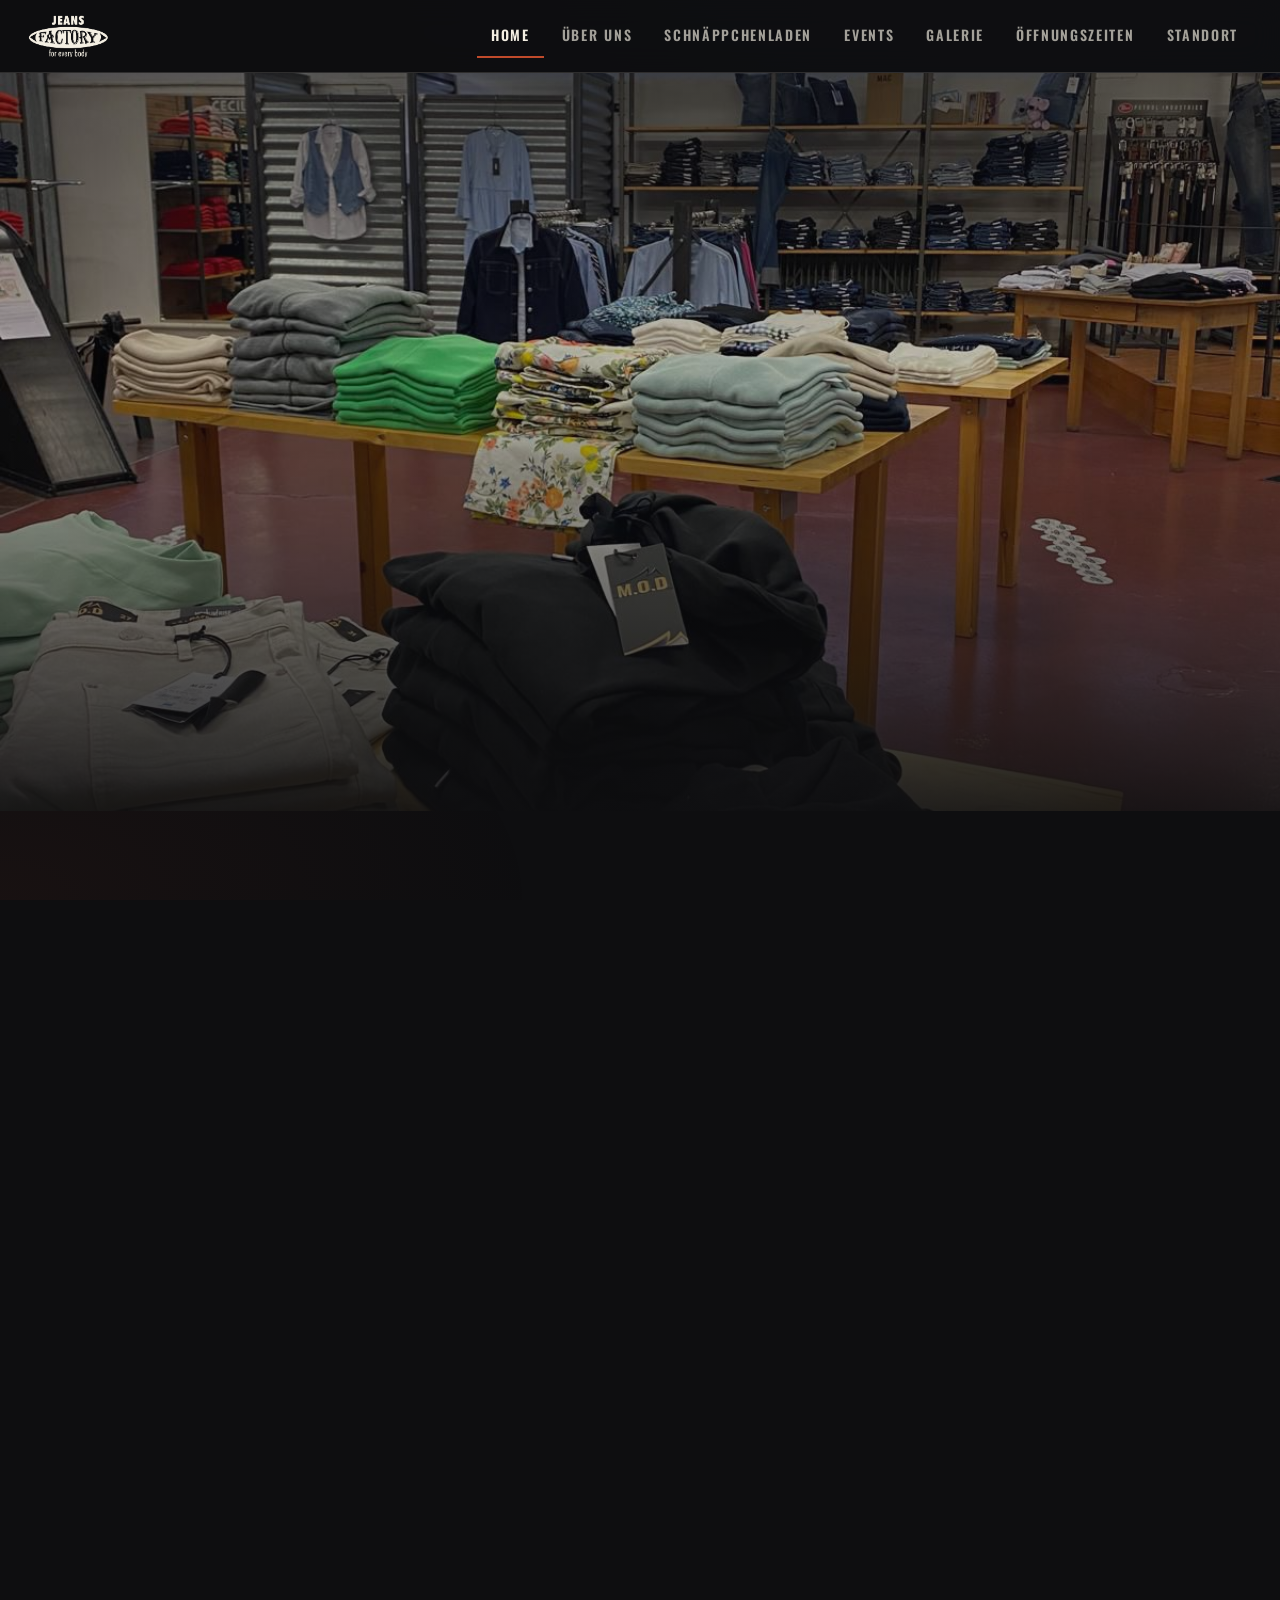
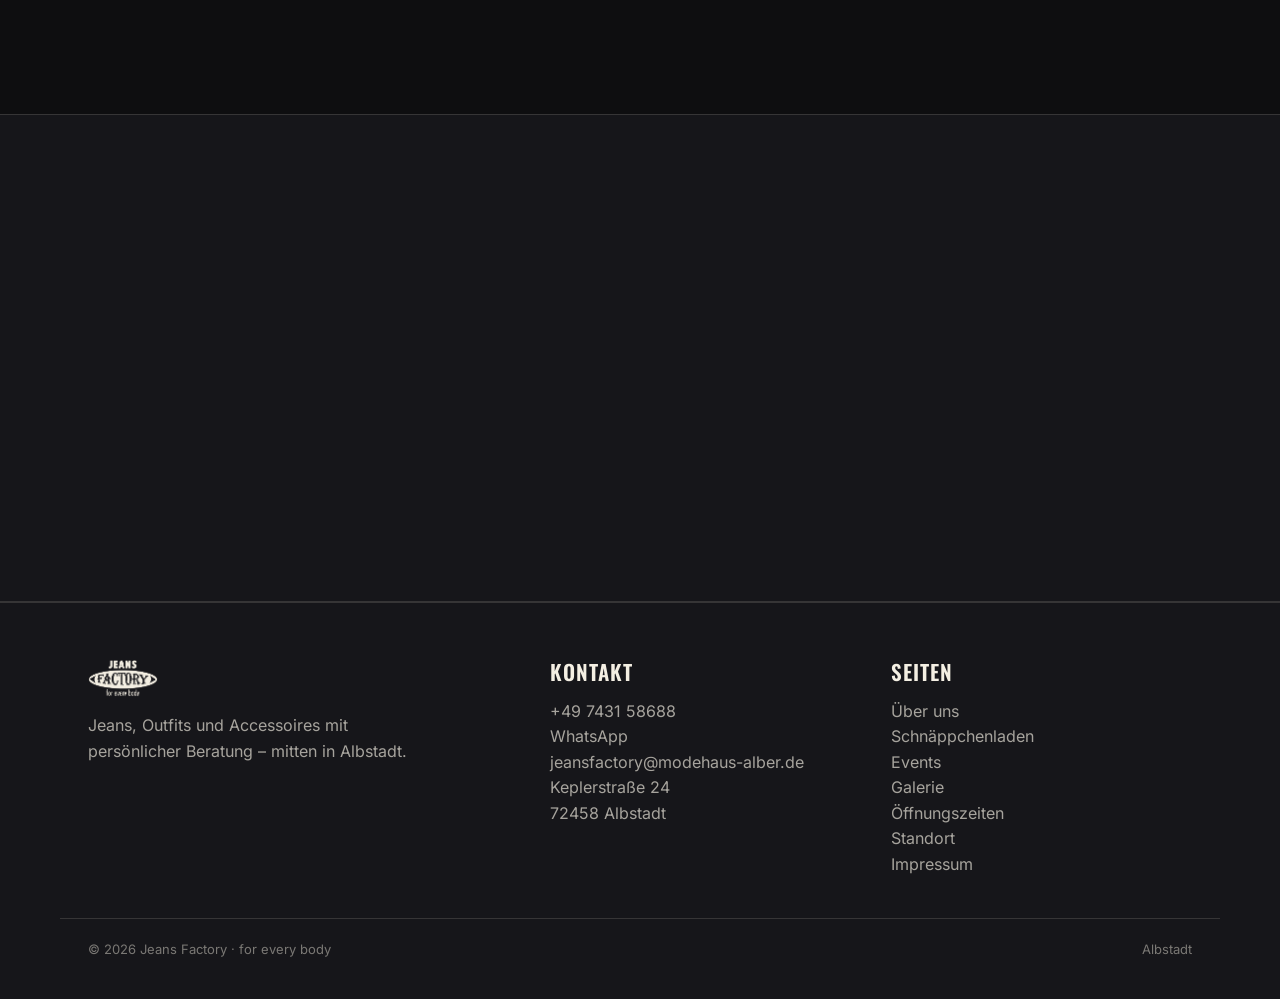
<file: index.html>
<!DOCTYPE html>
<html lang="de">
<head>
<meta charset="UTF-8">
<meta name="viewport" content="width=device-width, initial-scale=1.0">
<meta http-equiv="Content-Security-Policy" content="default-src 'none'; script-src 'self'; style-src 'self'; img-src 'self'; font-src 'self'; frame-src https://www.google.com; connect-src 'self'; form-action 'self'; base-uri 'none'; upgrade-insecure-requests">
<meta name="referrer" content="strict-origin-when-cross-origin">
<title>Jeans Factory – for every body | Albstadt</title>
<meta name="description" content="Jeans Factory Albstadt – coole Jeans, komplette Outfits und persönliche Beratung seit über 30 Jahren. Keplerstraße 24.">
<link rel="stylesheet" href="site.css">
</head>
<body>

<header class="site-header">
  <a class="logo-chip" href="index.html"><img src="assets/logo-jeansfactory.png" alt="Jeans Factory – for every body"></a>
  <button class="nav-toggle" aria-label="Menü">☰</button>
  <nav class="site-nav">
    <a href="index.html" class="active">Home</a>
    <a href="ueber-uns.html">Über uns</a>
    <a href="schnaeppchenladen.html">Schnäppchenladen</a>
    <a href="events.html">Events</a>
    <a href="galerie.html">Galerie</a>
    <a href="oeffnungszeiten.html">Öffnungszeiten</a>
    <a href="standort.html">Standort</a>
  </nav>
</header>

<main>

<!-- Hero -->
<section class="u22">
  <img class="u23" src="assets/shop-overview.jpeg" alt="Blick in die Jeans Factory">
  <div class="u24"></div>
  <div class="wrap u25">
    <p class="eyebrow reveal">Albstadt · Keplerstraße 24</p>
    <h1 class="h-banner reveal u26">Jeans<br>Factory</h1>
    <p class="script reveal">for every body</p>
    <p class="lead reveal u27">Coole Jeans, komplette Outfits und ehrliche, persönliche Beratung – seit über 30 Jahren im industriellen Fabrik-Ambiente.</p>
    <div class="reveal u28">
      <a class="btn btn-primary" href="standort.html">So findest du uns</a>
      <a class="btn btn-ghost" href="galerie.html">Galerie ansehen</a>
    </div>
  </div>
</section>

<!-- Intro / USP -->
<section class="section">
  <div class="wrap u29">
    <div class="reveal">
      <p class="eyebrow">Willkommen</p>
      <h2 class="h2 u30">Kein Onlineshop.<br>Ein echter Laden.</h2>
      <p class="muted u31">Bei uns probierst du an, fasst an und wirst beraten – von Menschen, die Jeans seit über 30 Jahren leben. Gegründet von Heinz Alber, geführt mit Herz.</p>
      <p class="muted">Aktuelle Marken, große Auswahl an Größen und Passformen, dazu Oberteile und Accessoires für das komplette Outfit.</p>
      <div class="u32">
        <span class="tag">Mustang</span>
        <span class="tag">M.O.D</span>
        <span class="tag">Cecil</span>
        <span class="tag">MAC</span>
        <span class="tag">Be Famous</span>
        <span class="tag">Pioneer</span>
        <span class="tag">u.v.m.</span>
      </div>
      <a class="btn btn-ghost reveal u33" href="ueber-uns.html">Mehr über uns</a>
    </div>
    <div class="photo reveal u5">
      <img src="assets/jeans-sign.jpeg" alt="Jeans Factory Holzschild über dem Jeansregal">
    </div>
  </div>
</section>

<!-- Foto-Streifen -->
<section class="section-tight">
  <div class="wrap">
    <div class="u34">
      <div class="photo reveal u35"><img src="assets/rack-denim.jpeg" alt="Denim-Rack mit hellen Sommeroutfits"></div>
      <div class="photo reveal u36"><img src="assets/mannequins.jpeg" alt="Schaufensterfiguren mit Sommermode"></div>
      <div class="photo reveal u37"><img src="assets/mustang-wall.jpeg" alt="Mustang-Jeanswand"></div>
    </div>
    <div class="reveal u38">
      <a class="btn btn-ghost" href="galerie.html">Alle Bilder in der Galerie</a>
    </div>
  </div>
</section>

<!-- Schnäppchenladen Teaser -->
<section class="section-tight u39">
  <div class="wrap u29">
    <div class="reveal">
      <p class="script">Schnäppchen gefällig?</p>
      <h2 class="h2 u40">Jeans&amp;Mode –<br>unser Schnäppchenladen</h2>
      <p class="muted u31">Wo aktuelle Mode preiswert ist: Restposten aus der Jeans Factory mit großen Rabatten, Sale für Damen &amp; Herren und Neuware – z.&nbsp;B. von Zwillingsherz, dazu Hemden, Anzüge und Accessoires.</p>
      <p class="muted">Frisch renoviert in der Ludwigstraße 27 · Mi &amp; Fr 14–18 Uhr, Sa 10–13 Uhr.</p>
      <a class="btn btn-primary u41" href="schnaeppchenladen.html">Zum Schnäppchenladen</a>
    </div>
    <div class="photo reveal u42">
      <img src="assets/Schaufenster-Aussenansicht-Frontal_JeansMode.jpg" alt="Jeans&Mode Schaufenster in der Ludwigstraße">
    </div>
  </div>
</section>

<!-- Öffnungszeiten Teaser -->
<section class="section">
  <div class="wrap u43">
    <div class="reveal">
      <p class="eyebrow">Öffnungszeiten</p>
      <h2 class="h2 u44">Komm einfach vorbei</h2>
      <div class="hours u41">
        <div class="hours-row"><span class="day">Montag – Freitag</span><span class="time">10–13 &amp; 14–18 Uhr</span></div>
        <div class="hours-row"><span class="day">Samstag</span><span class="time">10–14 Uhr</span></div>
        <div class="hours-row"><span class="day">Sonntag</span><span class="time">geschlossen</span></div>
      </div>
      <a class="btn btn-ghost u41" href="oeffnungszeiten.html">Alle Details</a>
    </div>
    <div class="panel reveal u45">
      <h3 class="h3 u11">Direkt erreichen</h3>
      <p class="muted u46">Fragen zu Marken, Größen oder einfach kurz reservieren lassen? Ruf an oder schreib uns.</p>
      <div class="u47">
        <a class="btn btn-primary" href="tel:+49743158688">☎ +49 7431 58688</a>
        <a class="btn btn-whatsapp" href="https://wa.me/4915205650263">WhatsApp schreiben</a>
        <a class="btn btn-ghost" href="standort.html#kontakt">E-Mail / Kontaktformular</a>
      </div>
    </div>
  </div>
</section>

<!-- Events Teaser -->
<section class="section-tight u39">
  <div class="wrap u48">
    <div class="photo reveal u42">
      <img src="assets/event-jeansparty-photos.jpeg" alt="Jeansparty-Fotos an der Leine">
    </div>
    <div class="reveal">
      <p class="script">Jeansparty!</p>
      <h2 class="h2 u40">Bei uns ist was los</h2>
      <p class="muted">Fotobox, Kaffee von der mobilen Cafébar, Kuchen und gute Stimmung – unsere Events machen aus dem Einkaufen ein kleines Fest. Eindrücke gibt's auf der Über-uns-Seite.</p>
      <a class="btn btn-ghost u41" href="events.html">Event-Eindrücke ansehen</a>
    </div>
  </div>
</section>

</main>

<footer class="site-footer">
  <div class="wrap footer-grid">
    <div>
      <a class="logo-chip u11" href="index.html"><img class="u12" src="assets/logo-jeansfactory.png" alt="Jeans Factory"></a>
      <p class="muted u13">Jeans, Outfits und Accessoires mit persönlicher Beratung – mitten in Albstadt.</p>
    </div>
    <div>
      <h3 class="h3">Kontakt</h3>
      <p><a href="tel:+49743158688">+49 7431 58688</a></p>
      <p><a href="https://wa.me/4915205650263">WhatsApp</a></p>
      <p><a href="mailto:jeansfactory@modehaus-alber.de">jeansfactory@modehaus-alber.de</a></p>
      <p class="muted">Keplerstraße 24<br>72458 Albstadt</p>
    </div>
    <div>
      <h3 class="h3">Seiten</h3>
      <p><a href="ueber-uns.html">Über uns</a></p>
      <p><a href="schnaeppchenladen.html">Schnäppchenladen</a></p>
      <p><a href="events.html">Events</a></p>
      <p><a href="galerie.html">Galerie</a></p>
      <p><a href="oeffnungszeiten.html">Öffnungszeiten</a></p>
      <p><a href="standort.html">Standort</a></p>
      <p><a href="impressum.html">Impressum</a></p>
    </div>
  </div>
  <div class="wrap footer-note">
    <span>© 2026 Jeans Factory · for every body</span>
    <span>Albstadt</span>
  </div>
</footer>

<script src="site.js"></script>
</body>
</html>
</file>
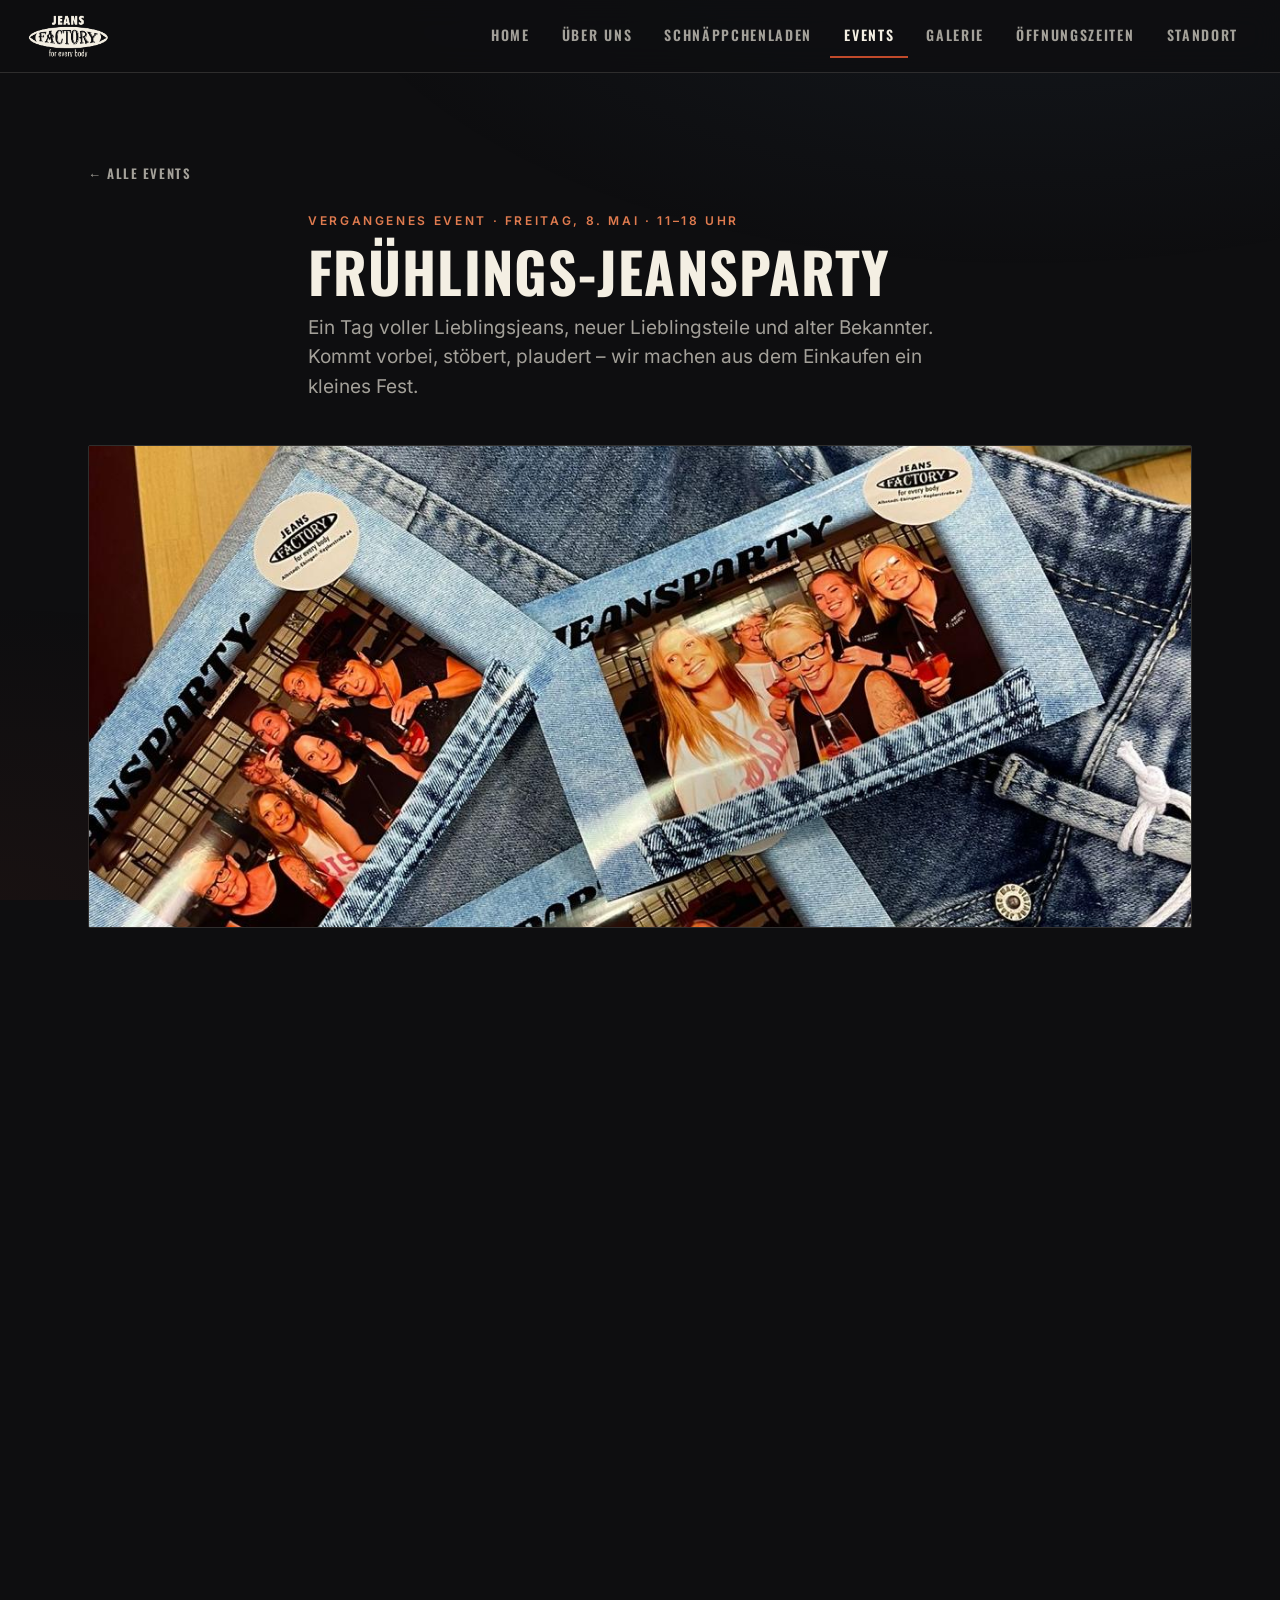
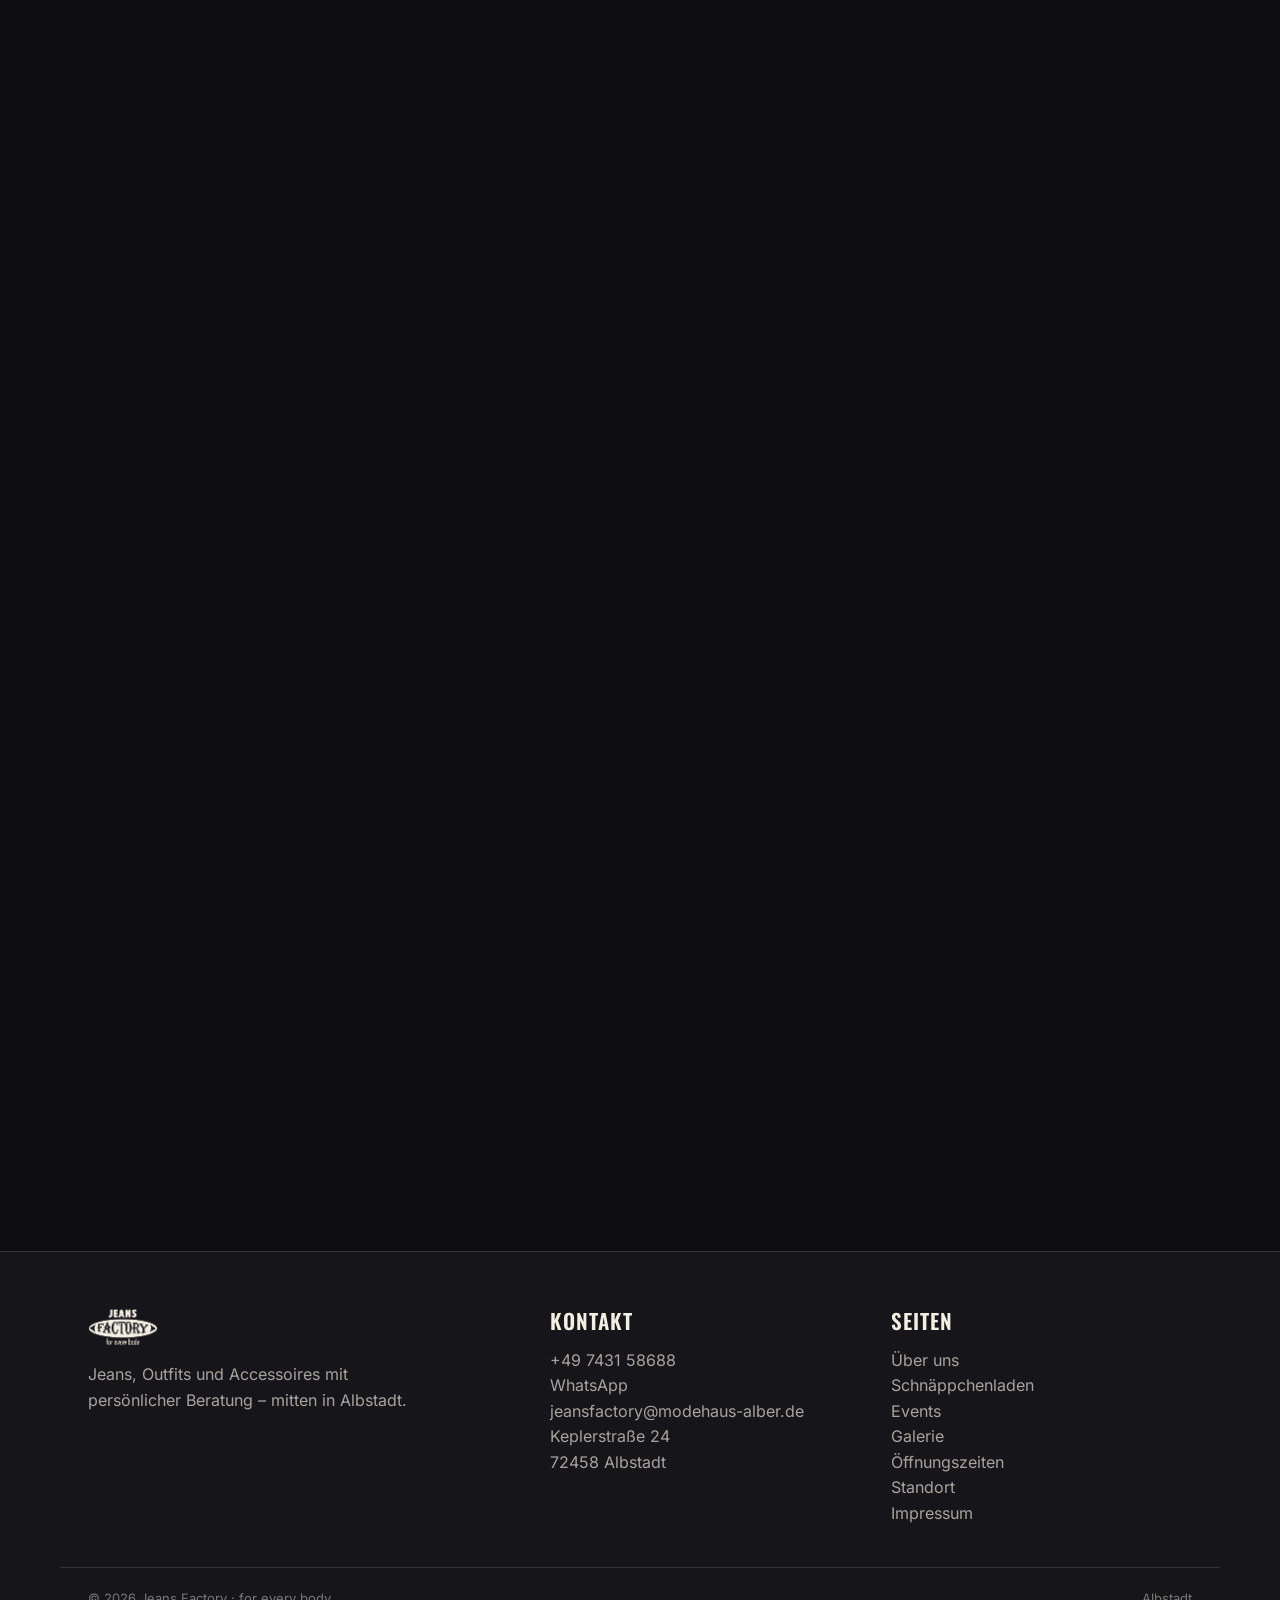
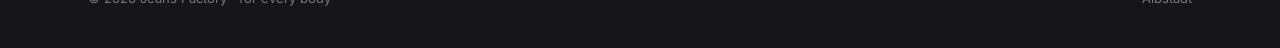
<file: event-jeansparty-mai.html>
<!DOCTYPE html>
<html lang="de">
<head>
<meta charset="UTF-8">
<meta name="viewport" content="width=device-width, initial-scale=1.0">
<meta http-equiv="Content-Security-Policy" content="default-src 'none'; script-src 'self'; style-src 'self'; img-src 'self'; font-src 'self'; frame-src https://www.google.com; connect-src 'self'; form-action 'self'; base-uri 'none'; upgrade-insecure-requests">
<meta name="referrer" content="strict-origin-when-cross-origin">
<title>Frühlings-Jeansparty · 8. Mai | Jeans Factory Albstadt</title>
<meta name="description" content="Rückblick auf unsere Frühlings-Jeansparty am 8. Mai – Top-Angebote, Cafébar, Fotospiegel, Kuchen aus dem Thermomix und Modevertreter zu Besuch.">
<link rel="stylesheet" href="site.css">
</head>
<body>

<header class="site-header">
  <a class="logo-chip" href="index.html"><img src="assets/logo-jeansfactory.png" alt="Jeans Factory – for every body"></a>
  <button class="nav-toggle" aria-label="Menü">☰</button>
  <nav class="site-nav">
    <a href="index.html">Home</a>
    <a href="ueber-uns.html">Über uns</a>
    <a href="schnaeppchenladen.html">Schnäppchenladen</a>
    <a href="events.html" class="active">Events</a>
    <a href="galerie.html">Galerie</a>
    <a href="oeffnungszeiten.html">Öffnungszeiten</a>
    <a href="standort.html">Standort</a>
  </nav>
</header>

<main>
<section class="section">
  <div class="wrap u1">
    <a class="back-link" href="events.html">← Alle Events</a>
  </div>

  <div class="wrap section-head reveal">
    <p class="eyebrow">Vergangenes Event · Freitag, 8. Mai · 11–18 Uhr</p>
    <h1 class="h1">Frühlings-Jeansparty</h1>
    <p class="lead">Ein Tag voller Lieblingsjeans, neuer Lieblingsteile und alter Bekannter. Kommt vorbei, stöbert, plaudert – wir machen aus dem Einkaufen ein kleines Fest.</p>
  </div>

  <div class="wrap reveal u2">
    <div class="photo u3">
      <img src="assets/event-jeansparty-photos.jpeg" alt="Erinnerungsfotos der Frühlings-Jeansparty">
    </div>
  </div>

  <div class="wrap reveal">
    <div class="event-facts">
      <div class="event-fact">
        <span class="kicker">Top-Marken</span>
        <h3>Top-Angebote</h3>
        <p>Tolle Schnäppchen &amp; Top-Marken wie MOD, Tom Tailor, MAC, Cecil, Be Famous, Gang und viele mehr.</p>
      </div>
      <div class="event-fact">
        <span class="kicker">Vieni Cafébar</span>
        <h3>Café &amp; Bar</h3>
        <p>Die Vieni Cafébar war für euch vor Ort – frischer Kaffee von den Profis.</p>
      </div>
      <div class="event-fact">
        <span class="kicker">Andiamo Events &amp; Steffi Liebreiz</span>
        <h3>Fotos</h3>
        <p>Fotospiegel von Andiamo Events: sofort drucken &amp; mitnehmen. Auf Wunsch gab es professionelle Portraits von Steffi Liebreiz.</p>
      </div>
      <div class="event-fact">
        <span class="kicker">Sonja Krauser</span>
        <h3>Thermomix</h3>
        <p>Sonja Krauser war da – mit frischem Kuchen aus dem Thermomix.</p>
      </div>
      <div class="event-fact">
        <span class="kicker">MOD &amp; Tom Tailor</span>
        <h3>Modevertreter</h3>
        <p>MOD &amp; Tom Tailor zu Besuch. Pablo &amp; Tobias haben persönlich beraten.</p>
      </div>
      <div class="event-fact">
        <span class="kicker">Willkommen</span>
        <h3>Neu im Team</h3>
        <p>Zum Kennenlernen unserer neuen Teamleiterin Mei-Ling.</p>
      </div>
    </div>
  </div>
</section>

<section class="section-tight">
  <div class="wrap section-head reveal u4">
    <p class="eyebrow">Impressionen</p>
    <h2 class="h2">Der Tag in Bildern</h2>
  </div>
  <div class="wrap event-gallery">
    <div class="photo reveal u5"><img src="assets/event-photobooth.jpeg" alt="Fotobox-Bilder an der Wäscheleine"></div>
    <div class="photo reveal u6"><img src="assets/event-cafebar.jpeg" alt="Mobile Cafébar Vieni"></div>
    <div class="photo reveal u7"><img src="assets/event-cake.jpeg" alt="Kuchen aus dem Thermomix"></div>
    <div class="photo reveal u5"><img src="assets/event-thermomix.jpeg" alt="Thermomix-Vorführung im Laden"></div>
    <div class="photo reveal u6"><img src="assets/event-mod-shopper.jpeg" alt="Zufriedene Kundin mit Einkaufstasche"></div>
    <div class="photo reveal u7"><img src="assets/event-jeansparty-photos.jpeg" alt="Jeansparty-Erinnerungsfotos"></div>
  </div>
</section>

<section class="section-tight">
  <div class="wrap panel reveal u8">
    <div>
      <h2 class="h3 u9">Nächstes Event nicht verpassen?</h2>
      <p class="muted">Schreib uns – wir sagen dir Bescheid, wenn die nächste Jeansparty steigt.</p>
    </div>
    <div class="u10">
      <a class="btn btn-whatsapp" href="https://wa.me/4915205650263">WhatsApp</a>
      <a class="btn btn-ghost" href="events.html">Zurück zu den Events</a>
    </div>
  </div>
</section>
</main>

<footer class="site-footer">
  <div class="wrap footer-grid">
    <div>
      <a class="logo-chip u11" href="index.html"><img class="u12" src="assets/logo-jeansfactory.png" alt="Jeans Factory"></a>
      <p class="muted u13">Jeans, Outfits und Accessoires mit persönlicher Beratung – mitten in Albstadt.</p>
    </div>
    <div>
      <h3 class="h3">Kontakt</h3>
      <p><a href="tel:+49743158688">+49 7431 58688</a></p>
      <p><a href="https://wa.me/4915205650263">WhatsApp</a></p>
      <p><a href="mailto:jeansfactory@modehaus-alber.de">jeansfactory@modehaus-alber.de</a></p>
      <p class="muted">Keplerstraße 24<br>72458 Albstadt</p>
    </div>
    <div>
      <h3 class="h3">Seiten</h3>
      <p><a href="ueber-uns.html">Über uns</a></p>
      <p><a href="schnaeppchenladen.html">Schnäppchenladen</a></p>
      <p><a href="events.html">Events</a></p>
      <p><a href="galerie.html">Galerie</a></p>
      <p><a href="oeffnungszeiten.html">Öffnungszeiten</a></p>
      <p><a href="standort.html">Standort</a></p>
      <p><a href="impressum.html">Impressum</a></p>
    </div>
  </div>
  <div class="wrap footer-note">
    <span>© 2026 Jeans Factory · for every body</span>
    <span>Albstadt</span>
  </div>
</footer>

<script src="site.js"></script>
</body>
</html>
</file>
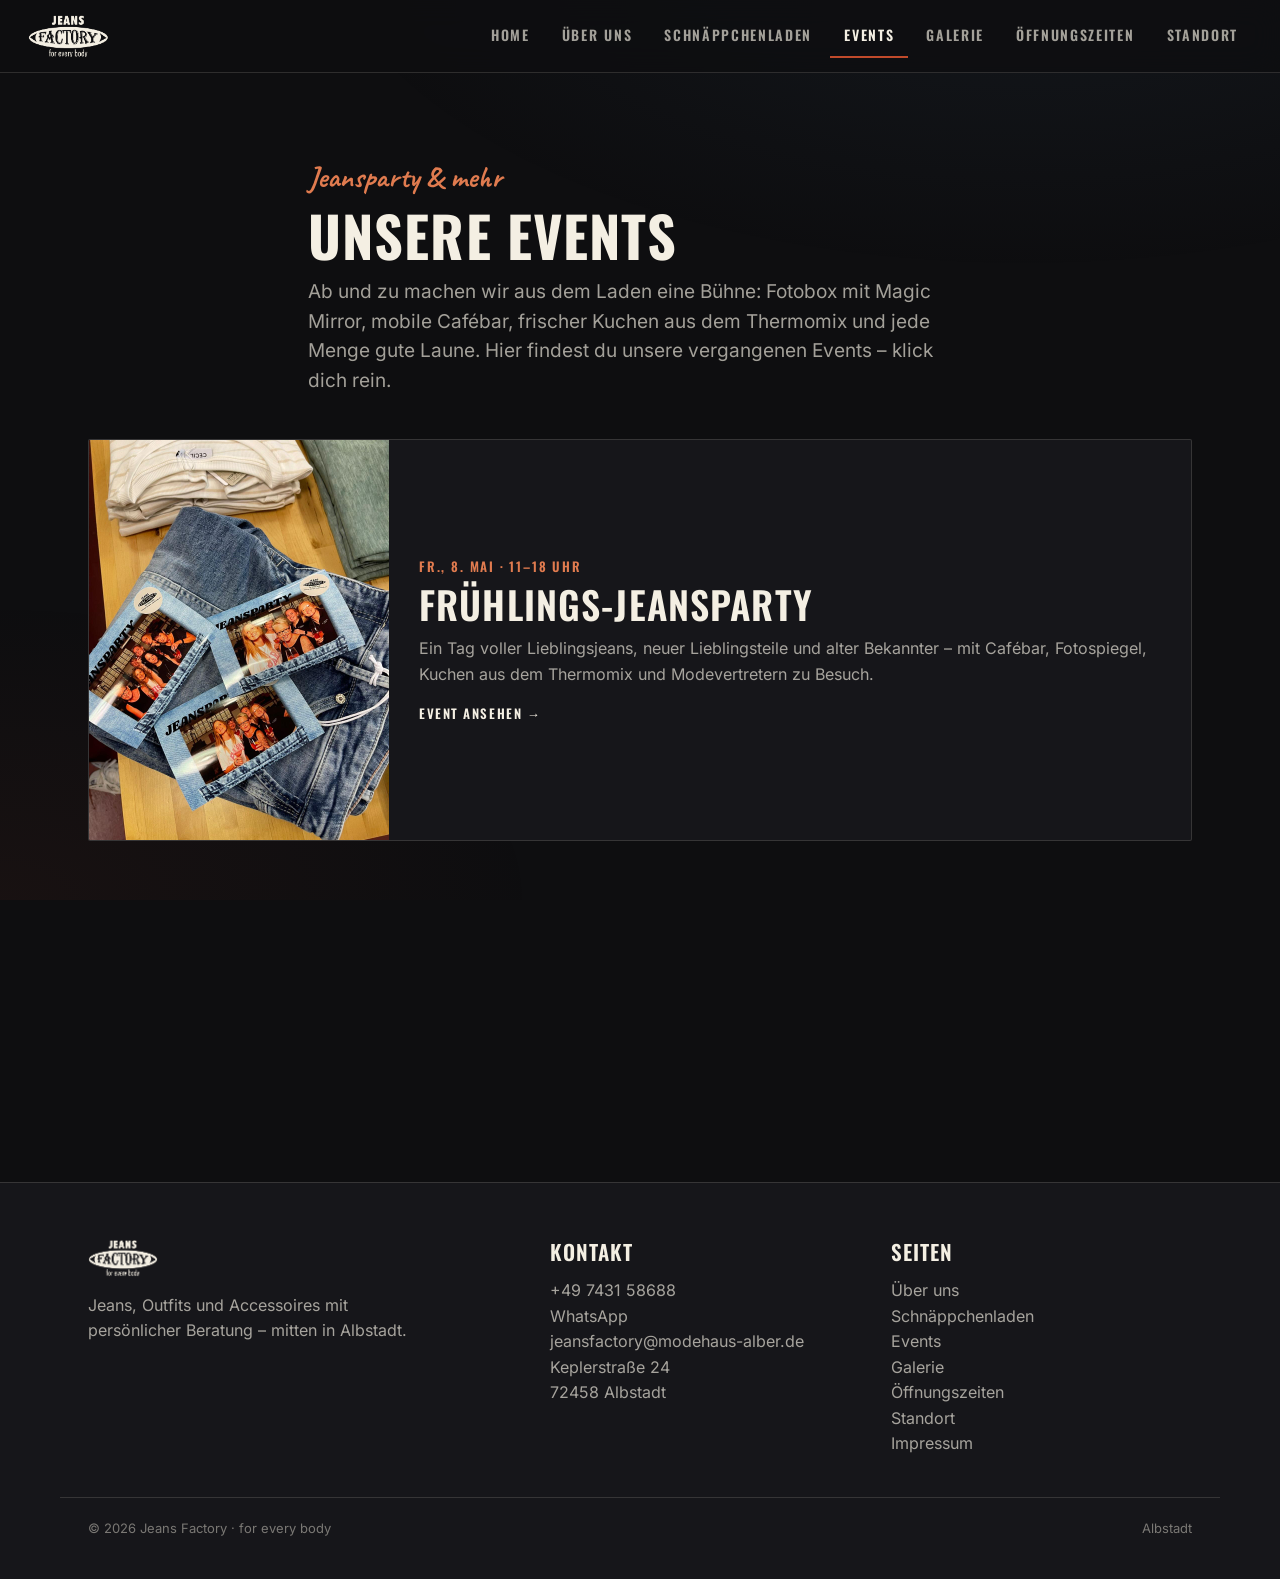
<file: events.html>
<!DOCTYPE html>
<html lang="de">
<head>
<meta charset="UTF-8">
<meta name="viewport" content="width=device-width, initial-scale=1.0">
<meta http-equiv="Content-Security-Policy" content="default-src 'none'; script-src 'self'; style-src 'self'; img-src 'self'; font-src 'self'; frame-src https://www.google.com; connect-src 'self'; form-action 'self'; base-uri 'none'; upgrade-insecure-requests">
<meta name="referrer" content="strict-origin-when-cross-origin">
<title>Events | Jeans Factory Albstadt</title>
<link rel="stylesheet" href="site.css">
</head>
<body>

<header class="site-header">
  <a class="logo-chip" href="index.html"><img src="assets/logo-jeansfactory.png" alt="Jeans Factory – for every body"></a>
  <button class="nav-toggle" aria-label="Menü">☰</button>
  <nav class="site-nav">
    <a href="index.html">Home</a>
    <a href="ueber-uns.html">Über uns</a>
    <a href="schnaeppchenladen.html">Schnäppchenladen</a>
    <a href="events.html" class="active">Events</a>
    <a href="galerie.html">Galerie</a>
    <a href="oeffnungszeiten.html">Öffnungszeiten</a>
    <a href="standort.html">Standort</a>
  </nav>
</header>

<main>
<section class="section">
  <div class="wrap section-head reveal">
    <p class="script">Jeansparty &amp; mehr</p>
    <h1 class="h1">Unsere Events</h1>
    <p class="lead">Ab und zu machen wir aus dem Laden eine Bühne: Fotobox mit Magic Mirror, mobile Cafébar, frischer Kuchen aus dem Thermomix und jede Menge gute Laune. Hier findest du unsere vergangenen Events – klick dich rein.</p>
  </div>

  <div class="wrap event-list">
    <a class="event-card reveal" href="event-jeansparty-mai.html">
      <div class="event-card-media"><img src="assets/event-jeansparty-photos.jpeg" alt="Frühlings-Jeansparty in der Jeans Factory"></div>
      <div class="event-card-body">
        <div class="event-date">Fr., 8. Mai · 11–18 Uhr</div>
        <h2 class="h2 u14">Frühlings-Jeansparty</h2>
        <p class="muted">Ein Tag voller Lieblingsjeans, neuer Lieblingsteile und alter Bekannter – mit Cafébar, Fotospiegel, Kuchen aus dem Thermomix und Modevertretern zu Besuch.</p>
        <span class="event-cta">Event ansehen →</span>
      </div>
    </a>
  </div>
</section>

<section class="section-tight">
  <div class="wrap panel reveal u8">
    <div>
      <h2 class="h3 u9">Nächstes Event nicht verpassen?</h2>
      <p class="muted">Schreib uns – wir sagen dir Bescheid, wenn die nächste Jeansparty steigt.</p>
    </div>
    <div class="u10">
      <a class="btn btn-whatsapp" href="https://wa.me/4915205650263">WhatsApp</a>
      <a class="btn btn-ghost" href="standort.html#kontakt">Kontaktformular</a>
    </div>
  </div>
</section>
</main>

<footer class="site-footer">
  <div class="wrap footer-grid">
    <div>
      <a class="logo-chip u11" href="index.html"><img class="u12" src="assets/logo-jeansfactory.png" alt="Jeans Factory"></a>
      <p class="muted u13">Jeans, Outfits und Accessoires mit persönlicher Beratung – mitten in Albstadt.</p>
    </div>
    <div>
      <h3 class="h3">Kontakt</h3>
      <p><a href="tel:+49743158688">+49 7431 58688</a></p>
      <p><a href="https://wa.me/4915205650263">WhatsApp</a></p>
      <p><a href="mailto:jeansfactory@modehaus-alber.de">jeansfactory@modehaus-alber.de</a></p>
      <p class="muted">Keplerstraße 24<br>72458 Albstadt</p>
    </div>
    <div>
      <h3 class="h3">Seiten</h3>
      <p><a href="ueber-uns.html">Über uns</a></p>
      <p><a href="schnaeppchenladen.html">Schnäppchenladen</a></p>
      <p><a href="events.html">Events</a></p>
      <p><a href="galerie.html">Galerie</a></p>
      <p><a href="oeffnungszeiten.html">Öffnungszeiten</a></p>
      <p><a href="standort.html">Standort</a></p>
      <p><a href="impressum.html">Impressum</a></p>
    </div>
  </div>
  <div class="wrap footer-note">
    <span>© 2026 Jeans Factory · for every body</span>
    <span>Albstadt</span>
  </div>
</footer>

<script src="site.js"></script>
</body>
</html>
</file>
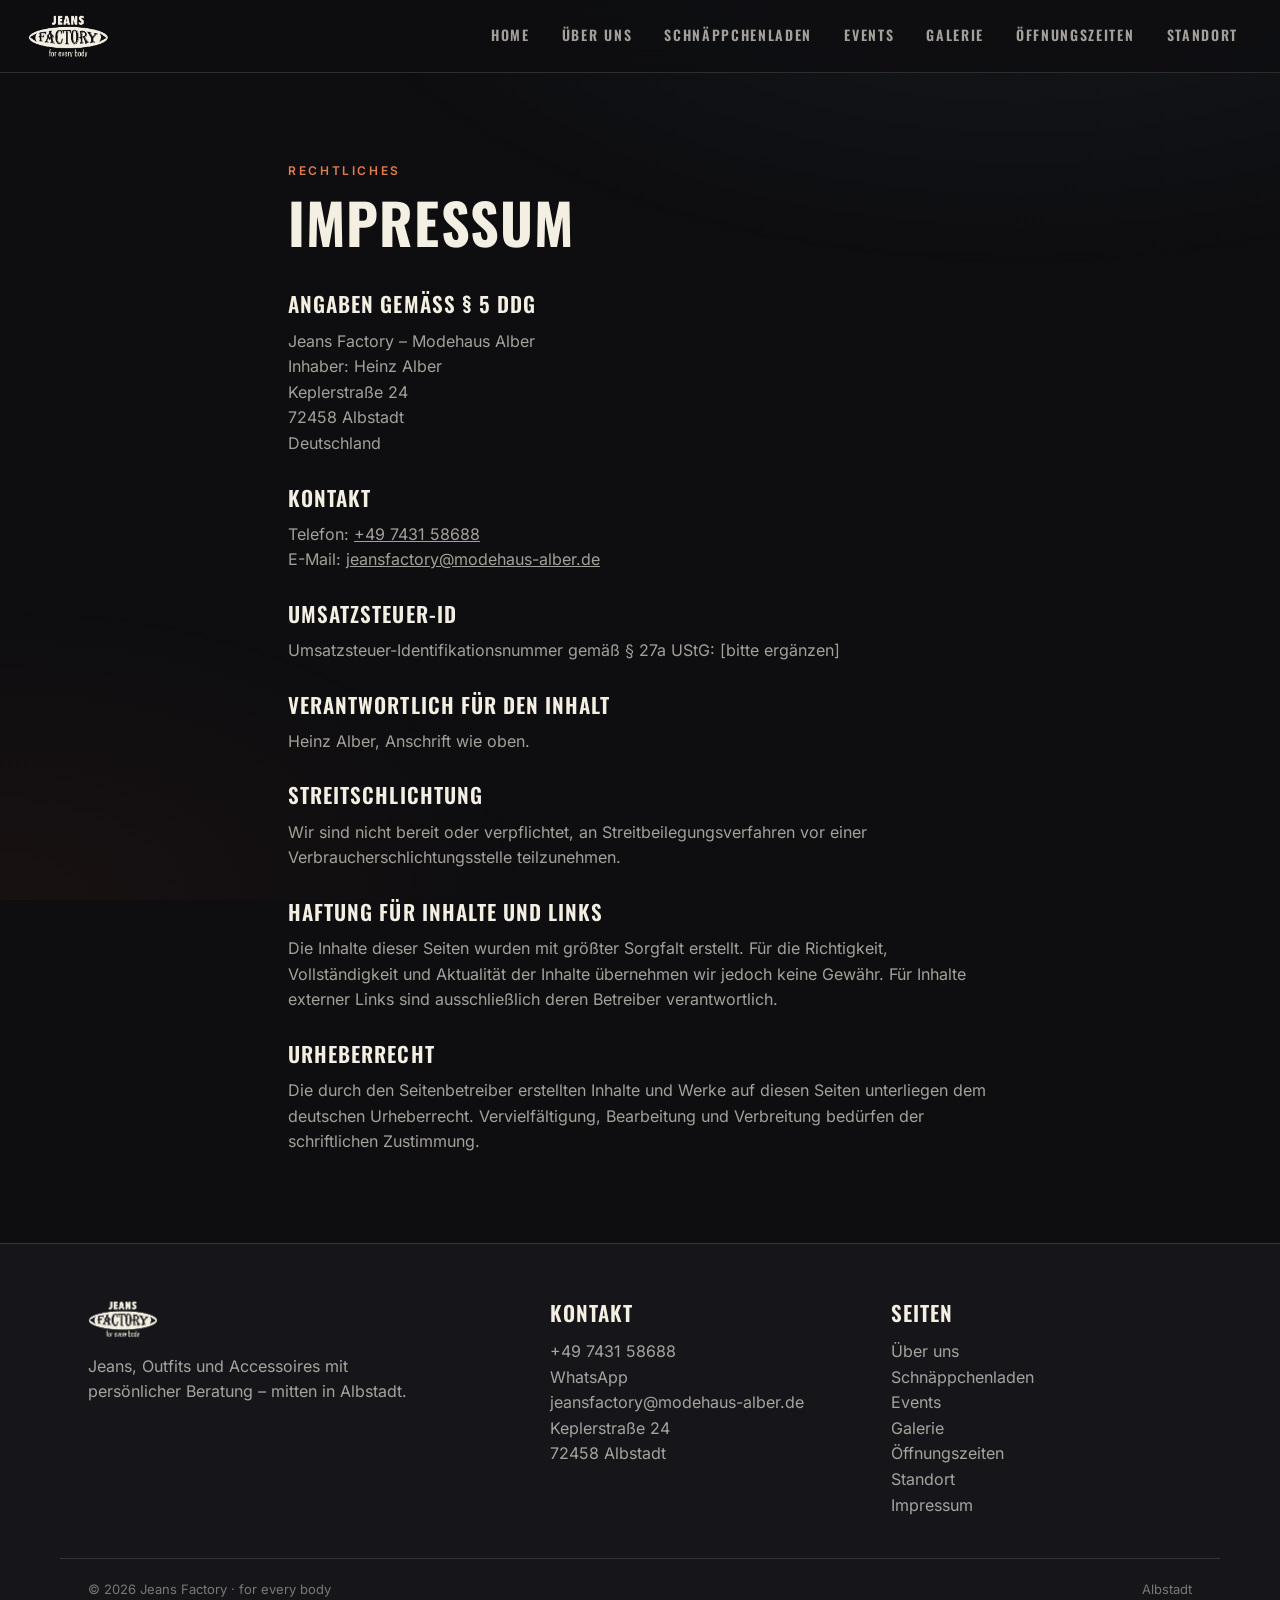
<file: impressum.html>
<!DOCTYPE html>
<html lang="de">
<head>
<meta charset="UTF-8">
<meta name="viewport" content="width=device-width, initial-scale=1.0">
<meta http-equiv="Content-Security-Policy" content="default-src 'none'; script-src 'self'; style-src 'self'; img-src 'self'; font-src 'self'; frame-src https://www.google.com; connect-src 'self'; form-action 'self'; base-uri 'none'; upgrade-insecure-requests">
<meta name="referrer" content="strict-origin-when-cross-origin">
<title>Impressum | Jeans Factory Albstadt</title>
<meta name="robots" content="noindex">
<link rel="stylesheet" href="site.css">
</head>
<body>

<header class="site-header">
  <a class="logo-chip" href="index.html"><img src="assets/logo-jeansfactory.png" alt="Jeans Factory – for every body"></a>
  <button class="nav-toggle" aria-label="Menü">☰</button>
  <nav class="site-nav">
    <a href="index.html">Home</a>
    <a href="ueber-uns.html">Über uns</a>
    <a href="schnaeppchenladen.html">Schnäppchenladen</a>
    <a href="events.html">Events</a>
    <a href="galerie.html">Galerie</a>
    <a href="oeffnungszeiten.html">Öffnungszeiten</a>
    <a href="standort.html">Standort</a>
  </nav>
</header>

<main>
<section class="section">
  <div class="wrap u19">
    <p class="eyebrow">Rechtliches</p>
    <h1 class="h1 u20">Impressum</h1>

    <h2 class="h3 u21">Angaben gemäß § 5 DDG</h2>
    <p class="muted u4">
      Jeans Factory – Modehaus Alber<br>
      Inhaber: Heinz Alber<br>
      Keplerstraße 24<br>
      72458 Albstadt<br>
      Deutschland
    </p>

    <h2 class="h3 u21">Kontakt</h2>
    <p class="muted u4">
      Telefon: <a href="tel:+49743158688">+49 7431 58688</a><br>
      E-Mail: <a href="mailto:jeansfactory@modehaus-alber.de">jeansfactory@modehaus-alber.de</a>
    </p>

    <h2 class="h3 u21">Umsatzsteuer-ID</h2>
    <p class="muted u4">Umsatzsteuer-Identifikationsnummer gemäß § 27a UStG: [bitte ergänzen]</p>

    <h2 class="h3 u21">Verantwortlich für den Inhalt</h2>
    <p class="muted u4">Heinz Alber, Anschrift wie oben.</p>

    <h2 class="h3 u21">Streitschlichtung</h2>
    <p class="muted u4">Wir sind nicht bereit oder verpflichtet, an Streitbeilegungsverfahren vor einer Verbraucherschlichtungsstelle teilzunehmen.</p>

    <h2 class="h3 u21">Haftung für Inhalte und Links</h2>
    <p class="muted u4">Die Inhalte dieser Seiten wurden mit größter Sorgfalt erstellt. Für die Richtigkeit, Vollständigkeit und Aktualität der Inhalte übernehmen wir jedoch keine Gewähr. Für Inhalte externer Links sind ausschließlich deren Betreiber verantwortlich.</p>

    <h2 class="h3 u21">Urheberrecht</h2>
    <p class="muted">Die durch den Seitenbetreiber erstellten Inhalte und Werke auf diesen Seiten unterliegen dem deutschen Urheberrecht. Vervielfältigung, Bearbeitung und Verbreitung bedürfen der schriftlichen Zustimmung.</p>
  </div>
</section>
</main>

<footer class="site-footer">
  <div class="wrap footer-grid">
    <div>
      <a class="logo-chip u11" href="index.html"><img class="u12" src="assets/logo-jeansfactory.png" alt="Jeans Factory"></a>
      <p class="muted u13">Jeans, Outfits und Accessoires mit persönlicher Beratung – mitten in Albstadt.</p>
    </div>
    <div>
      <h3 class="h3">Kontakt</h3>
      <p><a href="tel:+49743158688">+49 7431 58688</a></p>
      <p><a href="https://wa.me/4915205650263">WhatsApp</a></p>
      <p><a href="mailto:jeansfactory@modehaus-alber.de">jeansfactory@modehaus-alber.de</a></p>
      <p class="muted">Keplerstraße 24<br>72458 Albstadt</p>
    </div>
    <div>
      <h3 class="h3">Seiten</h3>
      <p><a href="ueber-uns.html">Über uns</a></p>
      <p><a href="schnaeppchenladen.html">Schnäppchenladen</a></p>
      <p><a href="events.html">Events</a></p>
      <p><a href="galerie.html">Galerie</a></p>
      <p><a href="oeffnungszeiten.html">Öffnungszeiten</a></p>
      <p><a href="standort.html">Standort</a></p>
      <p><a href="impressum.html">Impressum</a></p>
    </div>
  </div>
  <div class="wrap footer-note">
    <span>© 2026 Jeans Factory · for every body</span>
    <span>Albstadt</span>
  </div>
</footer>

<script src="site.js"></script>
</body>
</html>
</file>
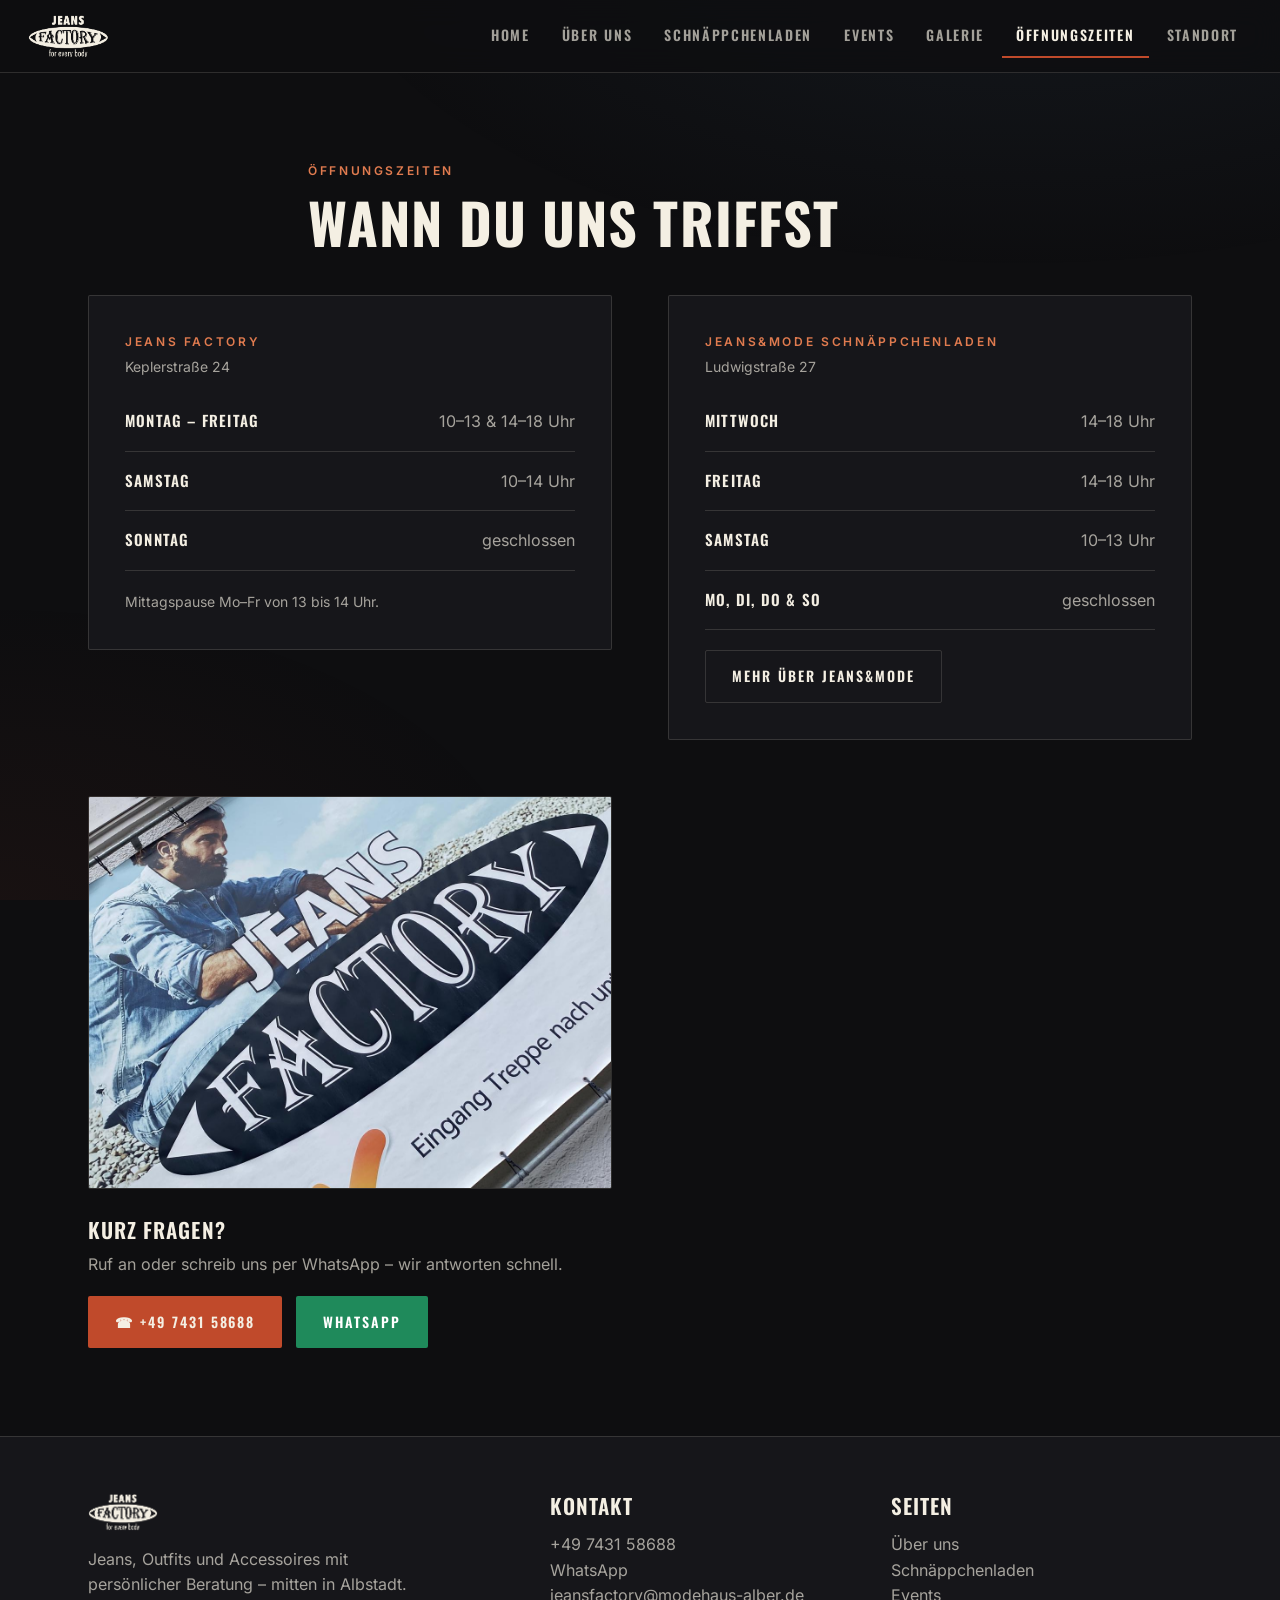
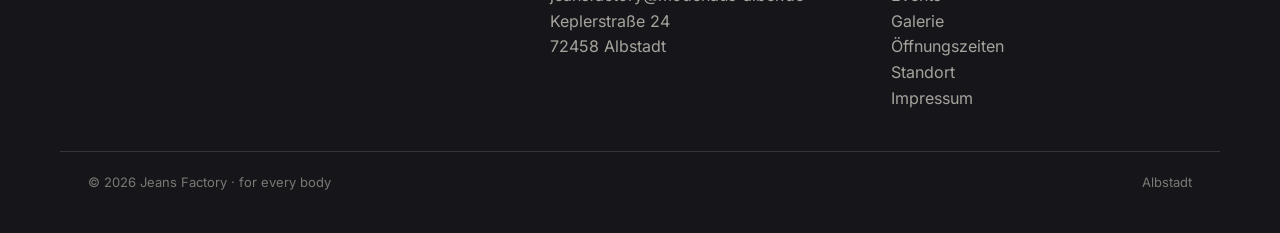
<file: oeffnungszeiten.html>
<!DOCTYPE html>
<html lang="de">
<head>
<meta charset="UTF-8">
<meta name="viewport" content="width=device-width, initial-scale=1.0">
<meta http-equiv="Content-Security-Policy" content="default-src 'none'; script-src 'self'; style-src 'self'; img-src 'self'; font-src 'self'; frame-src https://www.google.com; connect-src 'self'; form-action 'self'; base-uri 'none'; upgrade-insecure-requests">
<meta name="referrer" content="strict-origin-when-cross-origin">
<title>Öffnungszeiten | Jeans Factory Albstadt</title>
<link rel="stylesheet" href="site.css">
</head>
<body>

<header class="site-header">
  <a class="logo-chip" href="index.html"><img src="assets/logo-jeansfactory.png" alt="Jeans Factory – for every body"></a>
  <button class="nav-toggle" aria-label="Menü">☰</button>
  <nav class="site-nav">
    <a href="index.html">Home</a>
    <a href="ueber-uns.html">Über uns</a>
    <a href="schnaeppchenladen.html">Schnäppchenladen</a>
    <a href="events.html">Events</a>
    <a href="galerie.html">Galerie</a>
    <a href="oeffnungszeiten.html" class="active">Öffnungszeiten</a>
    <a href="standort.html">Standort</a>
  </nav>
</header>

<main>
<section class="section">
  <div class="wrap section-head reveal">
    <p class="eyebrow">Öffnungszeiten</p>
    <h1 class="h1">Wann du uns triffst</h1>
  </div>

  <div class="wrap u43">
    <div class="panel reveal u49">
      <p class="eyebrow u50">Jeans Factory</p>
      <p class="muted u51">Keplerstraße 24</p>
      <div class="hours">
        <div class="hours-row"><span class="day">Montag – Freitag</span><span class="time">10–13 &amp; 14–18 Uhr</span></div>
        <div class="hours-row"><span class="day">Samstag</span><span class="time">10–14 Uhr</span></div>
        <div class="hours-row"><span class="day">Sonntag</span><span class="time">geschlossen</span></div>
      </div>
      <p class="muted u52">Mittagspause Mo–Fr von 13 bis 14 Uhr.</p>
    </div>

    <div class="panel reveal u53">
      <p class="eyebrow u50">Jeans&amp;Mode Schnäppchenladen</p>
      <p class="muted u51">Ludwigstraße 27</p>
      <div class="hours">
        <div class="hours-row"><span class="day">Mittwoch</span><span class="time">14–18 Uhr</span></div>
        <div class="hours-row"><span class="day">Freitag</span><span class="time">14–18 Uhr</span></div>
        <div class="hours-row"><span class="day">Samstag</span><span class="time">10–13 Uhr</span></div>
        <div class="hours-row"><span class="day">Mo, Di, Do &amp; So</span><span class="time">geschlossen</span></div>
      </div>
      <a class="btn btn-ghost u54" href="schnaeppchenladen.html">Mehr über Jeans&amp;Mode</a>
    </div>
  </div>

  <div class="wrap u55">
    <div class="reveal">
      <div class="photo u56">
        <img src="assets/banner-jeansfactory.jpeg" alt="Jeans Factory Banner am Eingang – Treppe nach unten">
      </div>
      <h2 class="h3 u14">Kurz fragen?</h2>
      <p class="muted u57">Ruf an oder schreib uns per WhatsApp – wir antworten schnell.</p>
      <div class="u10">
        <a class="btn btn-primary" href="tel:+49743158688">☎ +49 7431 58688</a>
        <a class="btn btn-whatsapp" href="https://wa.me/4915205650263">WhatsApp</a>
      </div>
    </div>
  </div>
</section>
</main>

<footer class="site-footer">
  <div class="wrap footer-grid">
    <div>
      <a class="logo-chip u11" href="index.html"><img class="u12" src="assets/logo-jeansfactory.png" alt="Jeans Factory"></a>
      <p class="muted u13">Jeans, Outfits und Accessoires mit persönlicher Beratung – mitten in Albstadt.</p>
    </div>
    <div>
      <h3 class="h3">Kontakt</h3>
      <p><a href="tel:+49743158688">+49 7431 58688</a></p>
      <p><a href="https://wa.me/4915205650263">WhatsApp</a></p>
      <p><a href="mailto:jeansfactory@modehaus-alber.de">jeansfactory@modehaus-alber.de</a></p>
      <p class="muted">Keplerstraße 24<br>72458 Albstadt</p>
    </div>
    <div>
      <h3 class="h3">Seiten</h3>
      <p><a href="ueber-uns.html">Über uns</a></p>
      <p><a href="schnaeppchenladen.html">Schnäppchenladen</a></p>
      <p><a href="events.html">Events</a></p>
      <p><a href="galerie.html">Galerie</a></p>
      <p><a href="oeffnungszeiten.html">Öffnungszeiten</a></p>
      <p><a href="standort.html">Standort</a></p>
      <p><a href="impressum.html">Impressum</a></p>
    </div>
  </div>
  <div class="wrap footer-note">
    <span>© 2026 Jeans Factory · for every body</span>
    <span>Albstadt</span>
  </div>
</footer>

<script src="site.js"></script>
</body>
</html>
</file>
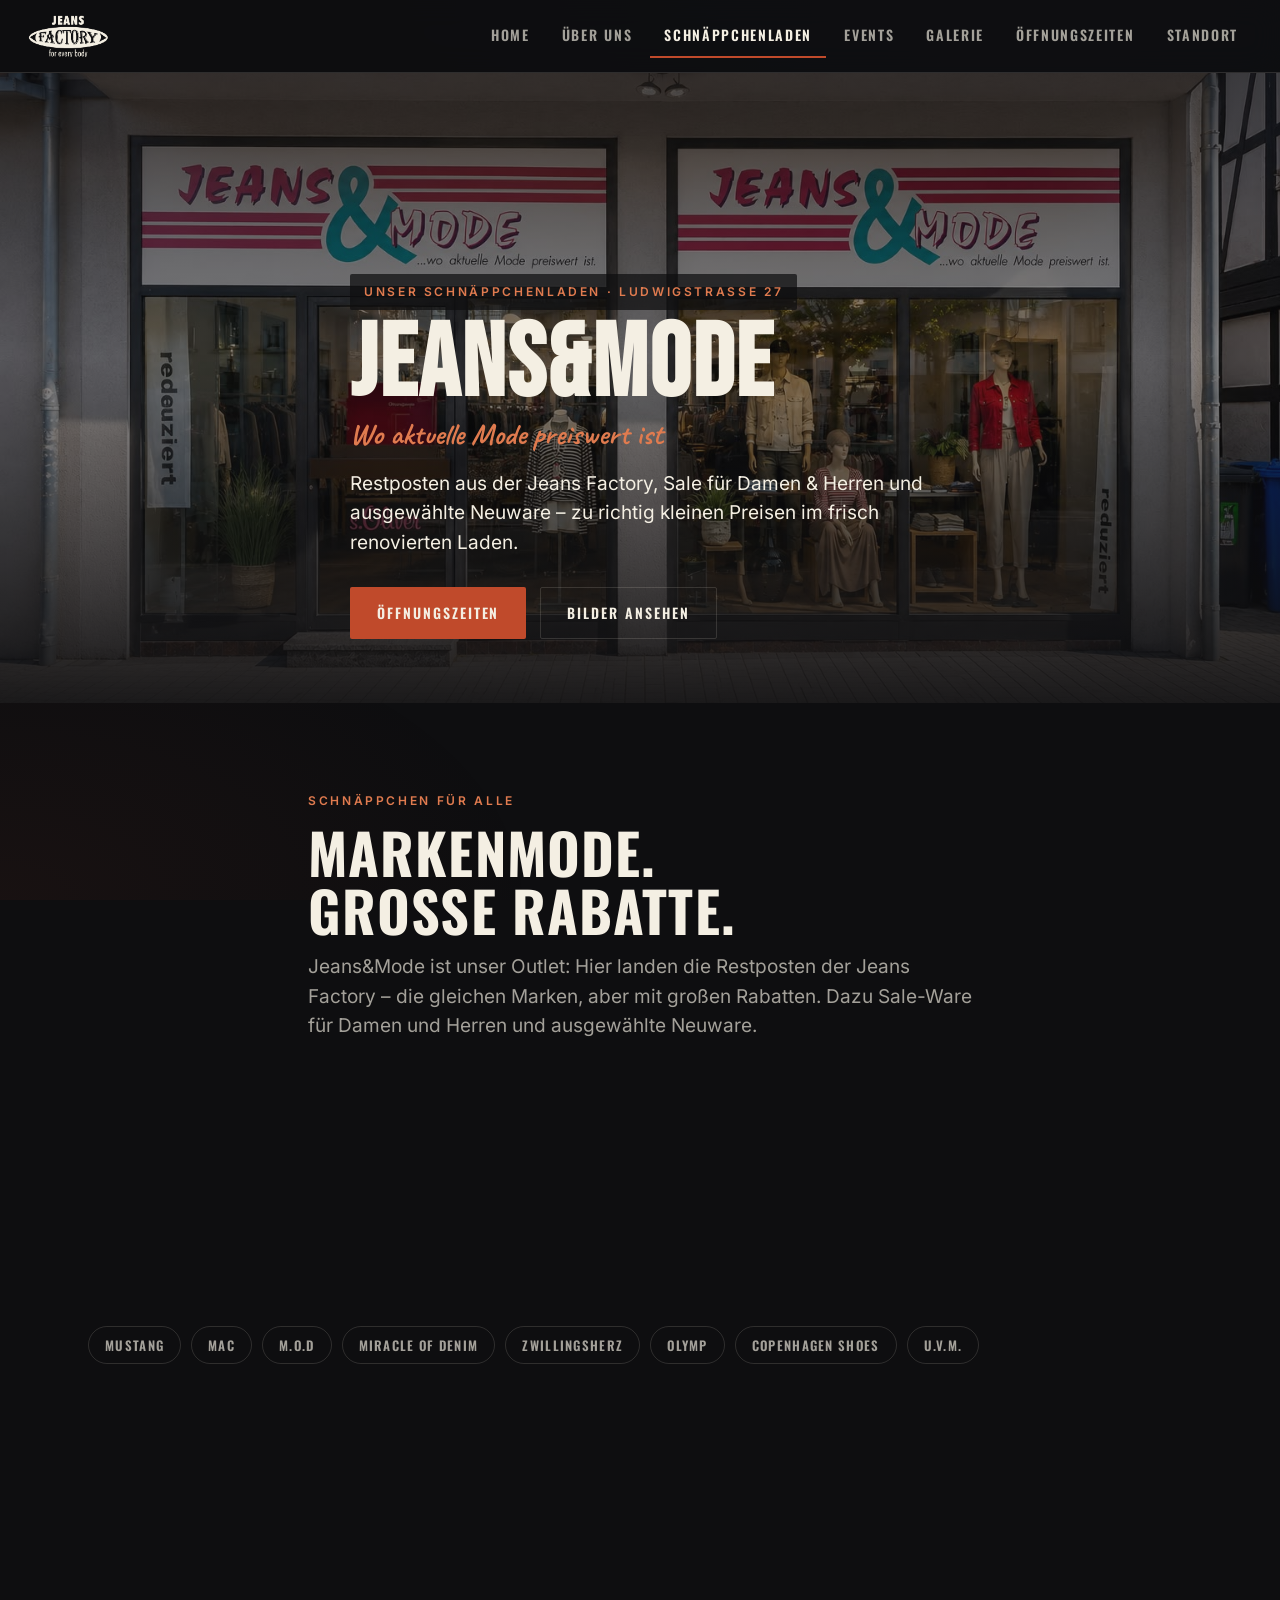
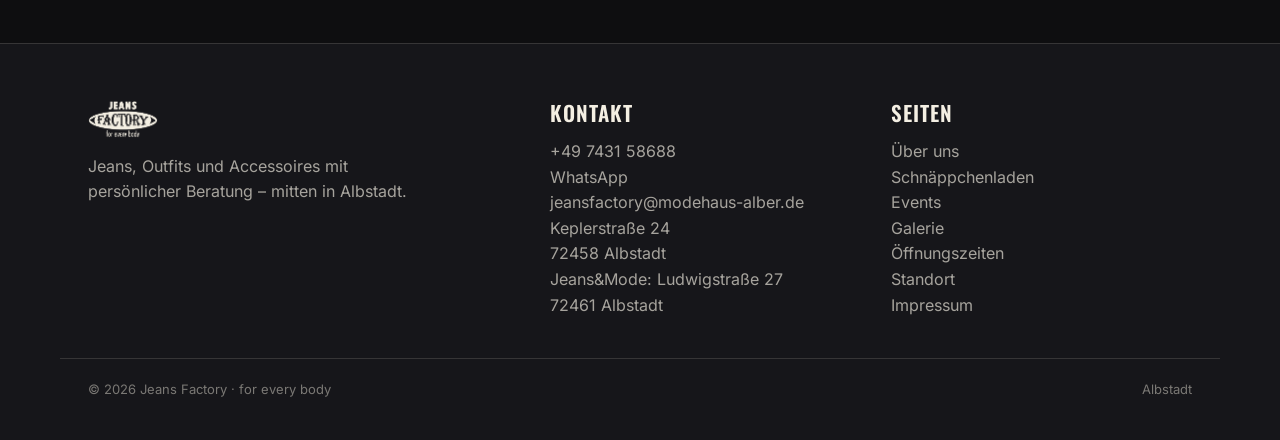
<file: schnaeppchenladen.html>
<!DOCTYPE html>
<html lang="de">
<head>
<meta charset="UTF-8">
<meta name="viewport" content="width=device-width, initial-scale=1.0">
<meta http-equiv="Content-Security-Policy" content="default-src 'none'; script-src 'self'; style-src 'self'; img-src 'self'; font-src 'self'; frame-src https://www.google.com; connect-src 'self'; form-action 'self'; base-uri 'none'; upgrade-insecure-requests">
<meta name="referrer" content="strict-origin-when-cross-origin">
<title>Jeans&amp;Mode Schnäppchenladen | Jeans Factory Albstadt</title>
<meta name="description" content="Jeans&amp;Mode – Wo aktuelle Mode preiswert ist. Unser Schnäppchenladen in der Ludwigstraße 27, Albstadt: Restposten der Jeans Factory mit großen Rabatten, Sale für Damen &amp; Herren und Neuware.">
<link rel="stylesheet" href="site.css">
</head>
<body>

<header class="site-header">
  <a class="logo-chip" href="index.html"><img src="assets/logo-jeansfactory.png" alt="Jeans Factory – for every body"></a>
  <button class="nav-toggle" aria-label="Menü">☰</button>
  <nav class="site-nav">
    <a href="index.html">Home</a>
    <a href="ueber-uns.html">Über uns</a>
    <a href="schnaeppchenladen.html" class="active">Schnäppchenladen</a>
    <a href="events.html">Events</a>
    <a href="galerie.html">Galerie</a>
    <a href="oeffnungszeiten.html">Öffnungszeiten</a>
    <a href="standort.html">Standort</a>
  </nav>
</header>

<main>

<!-- Hero -->
<section class="u58">
  <img class="u23" src="assets/Schaufenster-Aussenansicht-Frontal_JeansMode.jpg" alt="Schaufenster von Jeans&Mode in der Ludwigstraße">
  <div class="u59"></div>
  <div class="wrap u60">
    <p class="eyebrow reveal u61">Unser Schnäppchenladen · Ludwigstraße 27</p>
    <h1 class="h-banner reveal u62">Jeans&amp;Mode</h1>
    <p class="script reveal">Wo aktuelle Mode preiswert ist</p>
    <p class="lead reveal u63">Restposten aus der Jeans Factory, Sale für Damen &amp; Herren und ausgewählte Neuware – zu richtig kleinen Preisen im frisch renovierten Laden.</p>
    <div class="reveal u28">
      <a class="btn btn-primary" href="#zeiten">Öffnungszeiten</a>
      <a class="btn btn-ghost" href="galerie.html#jeansmode">Bilder ansehen</a>
    </div>
  </div>
</section>

<!-- Was gibt's -->
<section class="section">
  <div class="wrap section-head reveal">
    <p class="eyebrow">Schnäppchen für alle</p>
    <h2 class="h1">Markenmode.<br>Große Rabatte.</h2>
    <p class="lead">Jeans&amp;Mode ist unser Outlet: Hier landen die Restposten der Jeans Factory – die gleichen Marken, aber mit großen Rabatten. Dazu Sale-Ware für Damen und Herren und ausgewählte Neuware.</p>
  </div>

  <div class="wrap event-facts">
    <div class="event-fact reveal">
      <span class="kicker">Restposten</span>
      <h3>Jeans Factory Outlet</h3>
      <p>Die bekannten Marken aus der Jeans Factory – Mustang, MAC, M.O.D, Miracle of Denim &amp; Co. – als Restposten mit großen Rabatten.</p>
    </div>
    <div class="event-fact reveal u64">
      <span class="kicker">Sale</span>
      <h3>Damen &amp; Herren</h3>
      <p>Reduzierte Mode für sie und ihn: Jeans, Hosen, Tops, Blusen, Jacken und mehr – regelmäßig neue Teile, solange der Vorrat reicht.</p>
    </div>
    <div class="event-fact reveal u65">
      <span class="kicker">Neuware</span>
      <h3>Zwillingsherz &amp; mehr</h3>
      <p>Ausgewählte Neuware, z.&nbsp;B. von Zwillingsherz, dazu Hemden von OLYMP, Anzüge, Krawatten, Fliegen und Accessoires.</p>
    </div>
  </div>

  <div class="wrap u66">
    <span class="tag">Mustang</span>
    <span class="tag">MAC</span>
    <span class="tag">M.O.D</span>
    <span class="tag">Miracle of Denim</span>
    <span class="tag">Zwillingsherz</span>
    <span class="tag">OLYMP</span>
    <span class="tag">Copenhagen Shoes</span>
    <span class="tag">u.v.m.</span>
  </div>
</section>

<!-- Foto-Streifen -->
<section class="section-tight">
  <div class="wrap">
    <div class="u34">
      <div class="photo reveal u35"><img src="assets/Damen-Bunte-Tops-Kleider-Gesamtansicht_JeansMode.jpg" alt="Damenabteilung mit bunten Tops und Kleidern"></div>
      <div class="photo reveal u36"><img src="assets/Herren-Anzuege-OLYMP-Hemden-Regal_JeansMode.jpg" alt="Herrenabteilung mit Anzügen und OLYMP-Hemden"></div>
      <div class="photo reveal u37"><img src="assets/Schaufensterpuppe-Zwillingsherz-Hoodie-MAC-Jeans_JeansMode.jpg" alt="Schaufensterpuppe mit Zwillingsherz-Hoodie und MAC-Jeans"></div>
    </div>
    <div class="reveal u38">
      <a class="btn btn-ghost" href="galerie.html#jeansmode">Alle Bilder in der Galerie</a>
    </div>
  </div>
</section>

<!-- Beratung -->
<section class="section-tight u39">
  <div class="wrap u48">
    <div class="photo reveal u42">
      <img src="assets/Schaufenster-Aussenansicht-Nahaufnahme_JeansMode.jpg" alt="Schaufenster von Jeans&Mode – Nahaufnahme">
    </div>
    <div class="reveal">
      <p class="script">Frisch renoviert!</p>
      <h2 class="h2 u40">Persönlich beraten<br>wie nebenan</h2>
      <p class="muted u31">Auch im Schnäppchenladen wirst du nicht alleine gelassen: Modeberaterin Frau Wittke hilft dir beim Stöbern, Anprobieren und Kombinieren – im neu renovierten Laden in der Ludwigstraße.</p>
      <p class="muted">Das Sortiment wechselt laufend – vorbeischauen lohnt sich, denn was weg ist, ist weg.</p>
    </div>
  </div>
</section>

<!-- Öffnungszeiten & Standort -->
<section class="section" id="zeiten">
  <div class="wrap u43">
    <div class="reveal">
      <p class="eyebrow">Öffnungszeiten</p>
      <h2 class="h2 u44">Dreimal die Woche<br>Schnäppchenzeit</h2>
      <div class="hours u41">
        <div class="hours-row"><span class="day">Mittwoch</span><span class="time">14–18 Uhr</span></div>
        <div class="hours-row"><span class="day">Freitag</span><span class="time">14–18 Uhr</span></div>
        <div class="hours-row"><span class="day">Samstag</span><span class="time">10–13 Uhr</span></div>
        <div class="hours-row"><span class="day">Mo, Di, Do &amp; So</span><span class="time">geschlossen</span></div>
      </div>
      <p class="muted u52">Fragen? Das Team der Jeans Factory hilft gerne weiter: <a href="tel:+49743158688">+49 7431 58688</a> oder per <a href="https://wa.me/4915205650263">WhatsApp</a>.</p>
    </div>

    <div class="reveal">
      <div class="photo u67">
        <iframe class="u68"
          src="https://www.google.com/maps?q=Ludwigstra%C3%9Fe%2027%2C%2072461%20Albstadt&output=embed"
         
          allowfullscreen=""
          loading="lazy"
          referrerpolicy="no-referrer"
          title="Karte: Jeans&Mode, Ludwigstraße 27, Albstadt"></iframe>
      </div>
      <p class="muted u69">Jeans&amp;Mode<br>Ludwigstraße 27<br>72461 Albstadt</p>
      <a class="btn btn-primary" href="https://www.google.com/maps/dir/?api=1&amp;destination=Ludwigstra%C3%9Fe+27,+72461+Albstadt" target="_blank" rel="noopener noreferrer">Route planen</a>
    </div>
  </div>
</section>

</main>

<footer class="site-footer">
  <div class="wrap footer-grid">
    <div>
      <a class="logo-chip u11" href="index.html"><img class="u12" src="assets/logo-jeansfactory.png" alt="Jeans Factory"></a>
      <p class="muted u13">Jeans, Outfits und Accessoires mit persönlicher Beratung – mitten in Albstadt.</p>
    </div>
    <div>
      <h3 class="h3">Kontakt</h3>
      <p><a href="tel:+49743158688">+49 7431 58688</a></p>
      <p><a href="https://wa.me/4915205650263">WhatsApp</a></p>
      <p><a href="mailto:jeansfactory@modehaus-alber.de">jeansfactory@modehaus-alber.de</a></p>
      <p class="muted">Keplerstraße 24<br>72458 Albstadt</p>
      <p class="muted">Jeans&amp;Mode: Ludwigstraße 27<br>72461 Albstadt</p>
    </div>
    <div>
      <h3 class="h3">Seiten</h3>
      <p><a href="ueber-uns.html">Über uns</a></p>
      <p><a href="schnaeppchenladen.html">Schnäppchenladen</a></p>
      <p><a href="events.html">Events</a></p>
      <p><a href="galerie.html">Galerie</a></p>
      <p><a href="oeffnungszeiten.html">Öffnungszeiten</a></p>
      <p><a href="standort.html">Standort</a></p>
      <p><a href="impressum.html">Impressum</a></p>
    </div>
  </div>
  <div class="wrap footer-note">
    <span>© 2026 Jeans Factory · for every body</span>
    <span>Albstadt</span>
  </div>
</footer>

<script src="site.js"></script>
</body>
</html>
</file>
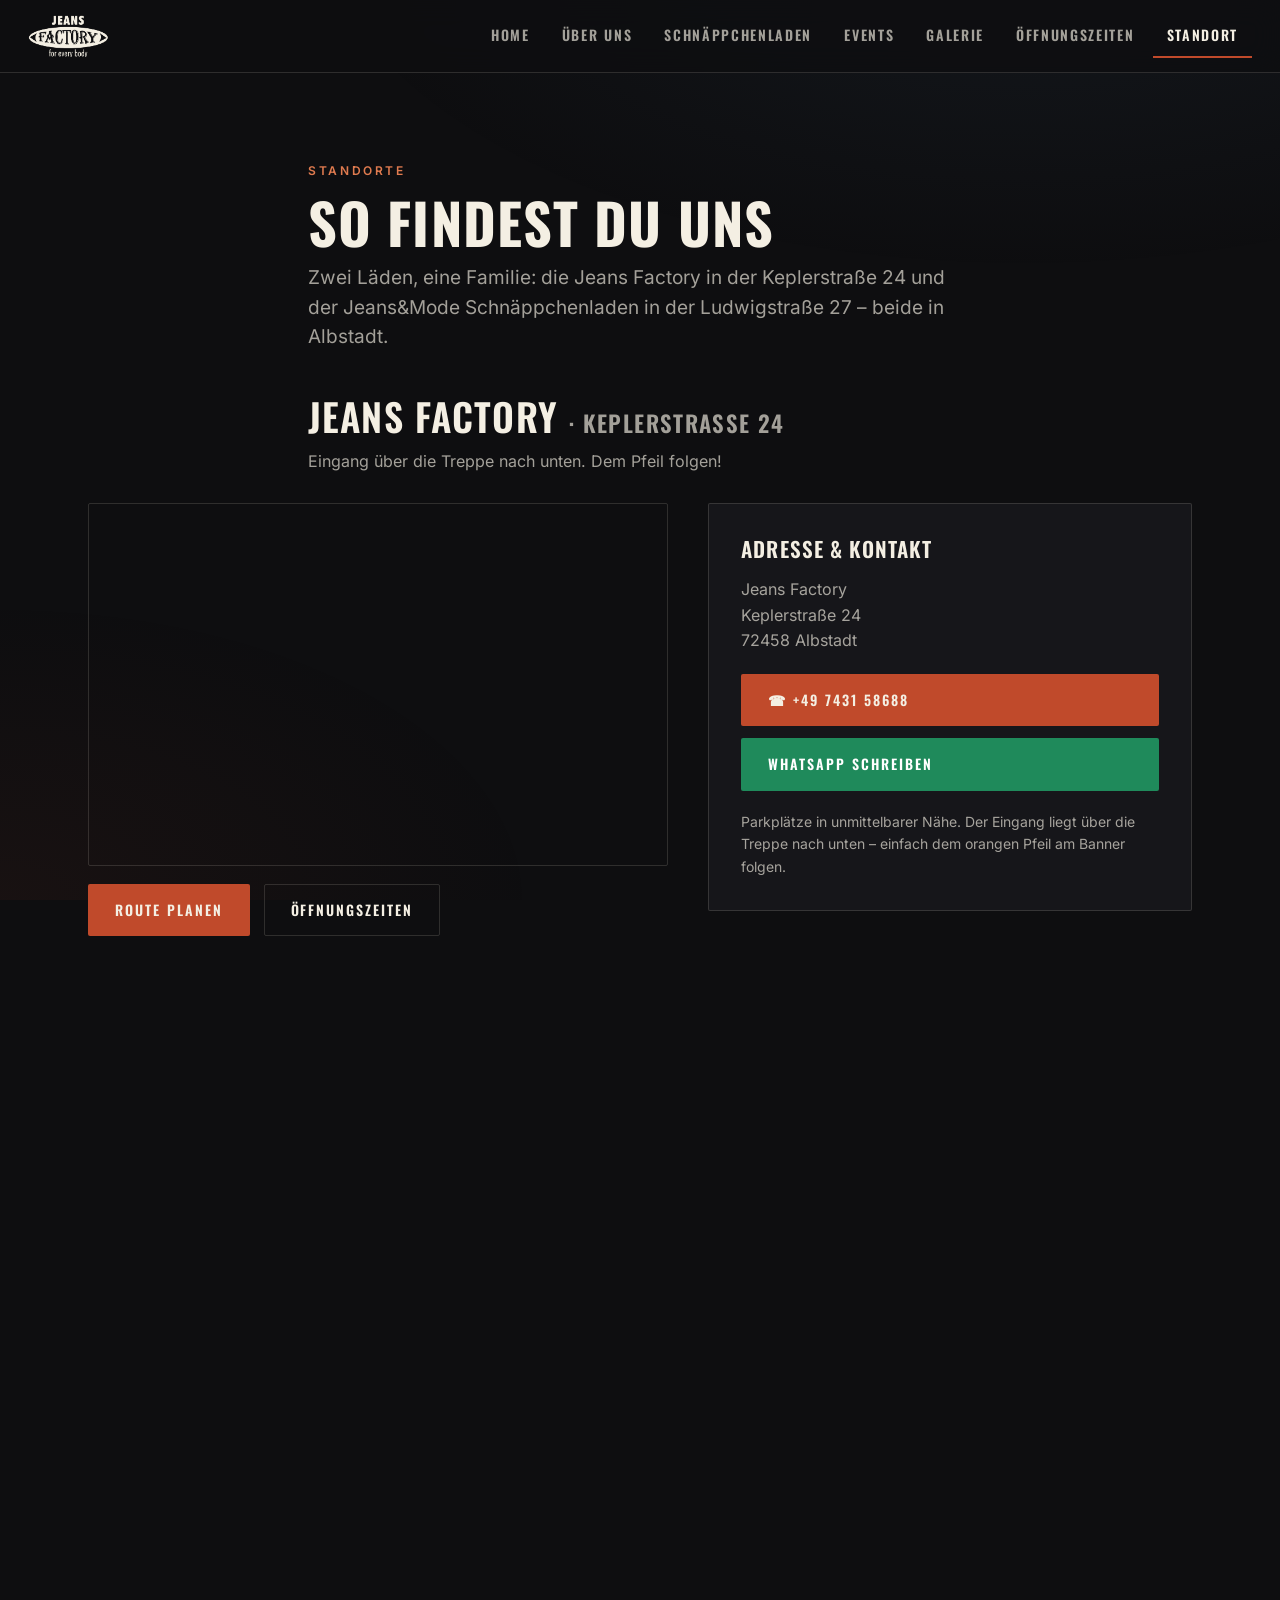
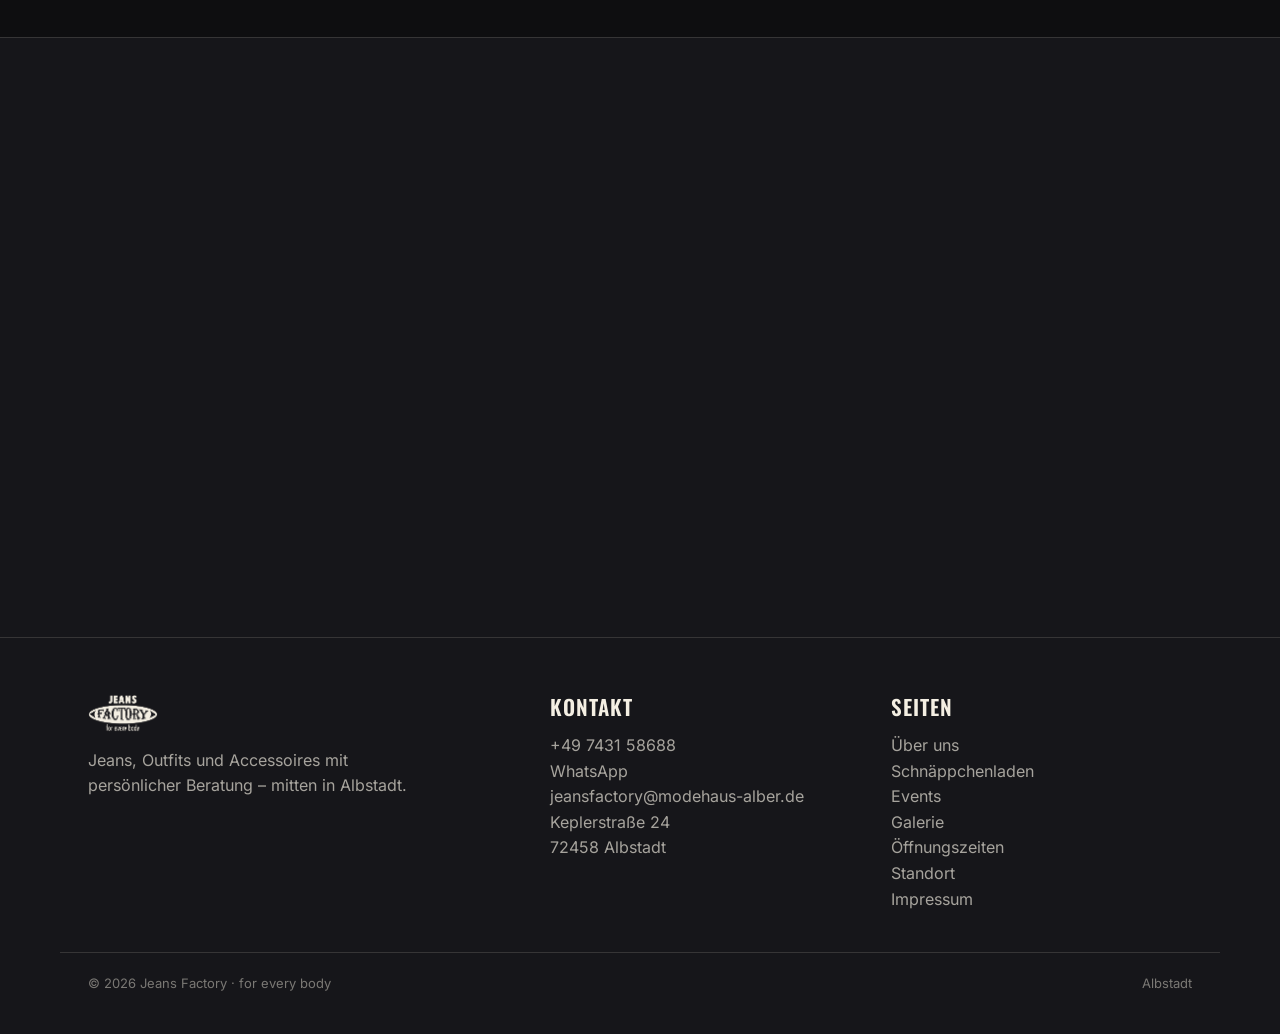
<file: standort.html>
<!DOCTYPE html>
<html lang="de">
<head>
<meta charset="UTF-8">
<meta name="viewport" content="width=device-width, initial-scale=1.0">
<meta http-equiv="Content-Security-Policy" content="default-src 'none'; script-src 'self'; style-src 'self'; img-src 'self'; font-src 'self'; frame-src https://www.google.com; connect-src 'self'; form-action 'self'; base-uri 'none'; upgrade-insecure-requests">
<meta name="referrer" content="strict-origin-when-cross-origin">
<title>Standort &amp; Kontakt | Jeans Factory Albstadt</title>
<link rel="stylesheet" href="site.css">
</head>
<body>

<header class="site-header">
  <a class="logo-chip" href="index.html"><img src="assets/logo-jeansfactory.png" alt="Jeans Factory – for every body"></a>
  <button class="nav-toggle" aria-label="Menü">☰</button>
  <nav class="site-nav">
    <a href="index.html">Home</a>
    <a href="ueber-uns.html">Über uns</a>
    <a href="schnaeppchenladen.html">Schnäppchenladen</a>
    <a href="events.html">Events</a>
    <a href="galerie.html">Galerie</a>
    <a href="oeffnungszeiten.html">Öffnungszeiten</a>
    <a href="standort.html" class="active">Standort</a>
  </nav>
</header>

<main>
<section class="section">
  <div class="wrap section-head reveal">
    <p class="eyebrow">Standorte</p>
    <h1 class="h1">So findest du uns</h1>
    <p class="lead">Zwei Läden, eine Familie: die Jeans Factory in der Keplerstraße 24 und der Jeans&amp;Mode Schnäppchenladen in der Ludwigstraße 27 – beide in Albstadt.</p>
  </div>

  <div class="wrap section-head reveal u4">
    <h2 class="h2">Jeans Factory <span class="muted u17">· Keplerstraße 24</span></h2>
    <p class="muted">Eingang über die Treppe nach unten. Dem Pfeil folgen!</p>
  </div>

  <div class="wrap u70">
    <div class="reveal">
      <div class="photo u67">
        <iframe class="u68"
          src="https://www.google.com/maps?q=Keplerstra%C3%9Fe%2024%2C%2072458%20Albstadt&output=embed"
         
          allowfullscreen=""
          loading="lazy"
          referrerpolicy="no-referrer"
          title="Karte: Jeans Factory, Keplerstraße 24, Albstadt"></iframe>
      </div>
      <div class="u71">
        <a class="btn btn-primary" href="https://www.google.com/maps/dir/?api=1&amp;destination=Keplerstra%C3%9Fe+24,+72458+Albstadt" target="_blank" rel="noopener noreferrer">Route planen</a>
        <a class="btn btn-ghost" href="oeffnungszeiten.html">Öffnungszeiten</a>
      </div>
    </div>

    <div class="panel reveal u45">
      <h2 class="h3 u11">Adresse &amp; Kontakt</h2>
      <p class="muted u46">Jeans Factory<br>Keplerstraße 24<br>72458 Albstadt</p>
      <div class="u47">
        <a class="btn btn-primary" href="tel:+49743158688">☎ +49 7431 58688</a>
        <a class="btn btn-whatsapp" href="https://wa.me/4915205650263">WhatsApp schreiben</a>
      </div>
      <p class="muted u52">Parkplätze in unmittelbarer Nähe. Der Eingang liegt über die Treppe nach unten – einfach dem orangen Pfeil am Banner folgen.</p>
    </div>
  </div>

  <div class="wrap section-head reveal u72">
    <h2 class="h2">Jeans&amp;Mode <span class="muted u17">· Ludwigstraße 27</span></h2>
    <p class="muted">Unser Schnäppchenladen – wo aktuelle Mode preiswert ist.</p>
  </div>

  <div class="wrap u70">
    <div class="reveal">
      <div class="photo u67">
        <iframe class="u68"
          src="https://www.google.com/maps?q=Ludwigstra%C3%9Fe%2027%2C%2072461%20Albstadt&output=embed"
         
          allowfullscreen=""
          loading="lazy"
          referrerpolicy="no-referrer"
          title="Karte: Jeans&Mode, Ludwigstraße 27, Albstadt"></iframe>
      </div>
      <div class="u71">
        <a class="btn btn-primary" href="https://www.google.com/maps/dir/?api=1&amp;destination=Ludwigstra%C3%9Fe+27,+72461+Albstadt" target="_blank" rel="noopener noreferrer">Route planen</a>
        <a class="btn btn-ghost" href="schnaeppchenladen.html">Mehr über Jeans&amp;Mode</a>
      </div>
    </div>

    <div class="panel reveal u45">
      <h2 class="h3 u11">Adresse &amp; Zeiten</h2>
      <p class="muted u46">Jeans&amp;Mode<br>Ludwigstraße 27<br>72461 Albstadt</p>
      <div class="hours">
        <div class="hours-row"><span class="day">Mi &amp; Fr</span><span class="time">14–18 Uhr</span></div>
        <div class="hours-row"><span class="day">Samstag</span><span class="time">10–13 Uhr</span></div>
      </div>
      <p class="muted u52">An allen anderen Tagen geschlossen. Vor Ort berät dich Modeberaterin Frau Wittke.</p>
    </div>
  </div>
</section>

<!-- Kontaktformular -->
<section class="section-tight u18" id="kontakt">
  <div class="wrap u19">
    <div class="section-head reveal u16">
      <p class="eyebrow">Kontakt</p>
      <h2 class="h2">Schreib uns</h2>
      <p class="muted">Das Formular öffnet deine E-Mail-App mit der fertigen Nachricht.</p>
    </div>
    <form class="reveal u73" id="contact-form">
      <div class="u74">
        <div class="field">
          <label for="cf-name">Name</label>
          <input id="cf-name" name="name" type="text" required>
        </div>
        <div class="field">
          <label for="cf-email">Deine E-Mail</label>
          <input id="cf-email" name="email" type="email" required>
        </div>
      </div>
      <div class="field">
        <label for="cf-msg">Nachricht</label>
        <textarea id="cf-msg" name="message" rows="6" required></textarea>
      </div>
      <div>
        <button class="btn btn-primary" type="submit">Nachricht senden</button>
      </div>
    </form>
  </div>
</section>
</main>

<footer class="site-footer">
  <div class="wrap footer-grid">
    <div>
      <a class="logo-chip u11" href="index.html"><img class="u12" src="assets/logo-jeansfactory.png" alt="Jeans Factory"></a>
      <p class="muted u13">Jeans, Outfits und Accessoires mit persönlicher Beratung – mitten in Albstadt.</p>
    </div>
    <div>
      <h3 class="h3">Kontakt</h3>
      <p><a href="tel:+49743158688">+49 7431 58688</a></p>
      <p><a href="https://wa.me/4915205650263">WhatsApp</a></p>
      <p><a href="mailto:jeansfactory@modehaus-alber.de">jeansfactory@modehaus-alber.de</a></p>
      <p class="muted">Keplerstraße 24<br>72458 Albstadt</p>
    </div>
    <div>
      <h3 class="h3">Seiten</h3>
      <p><a href="ueber-uns.html">Über uns</a></p>
      <p><a href="schnaeppchenladen.html">Schnäppchenladen</a></p>
      <p><a href="events.html">Events</a></p>
      <p><a href="galerie.html">Galerie</a></p>
      <p><a href="oeffnungszeiten.html">Öffnungszeiten</a></p>
      <p><a href="standort.html">Standort</a></p>
      <p><a href="impressum.html">Impressum</a></p>
    </div>
  </div>
  <div class="wrap footer-note">
    <span>© 2026 Jeans Factory · for every body</span>
    <span>Albstadt</span>
  </div>
</footer>

<script src="site.js"></script>
</body>
</html>
</file>
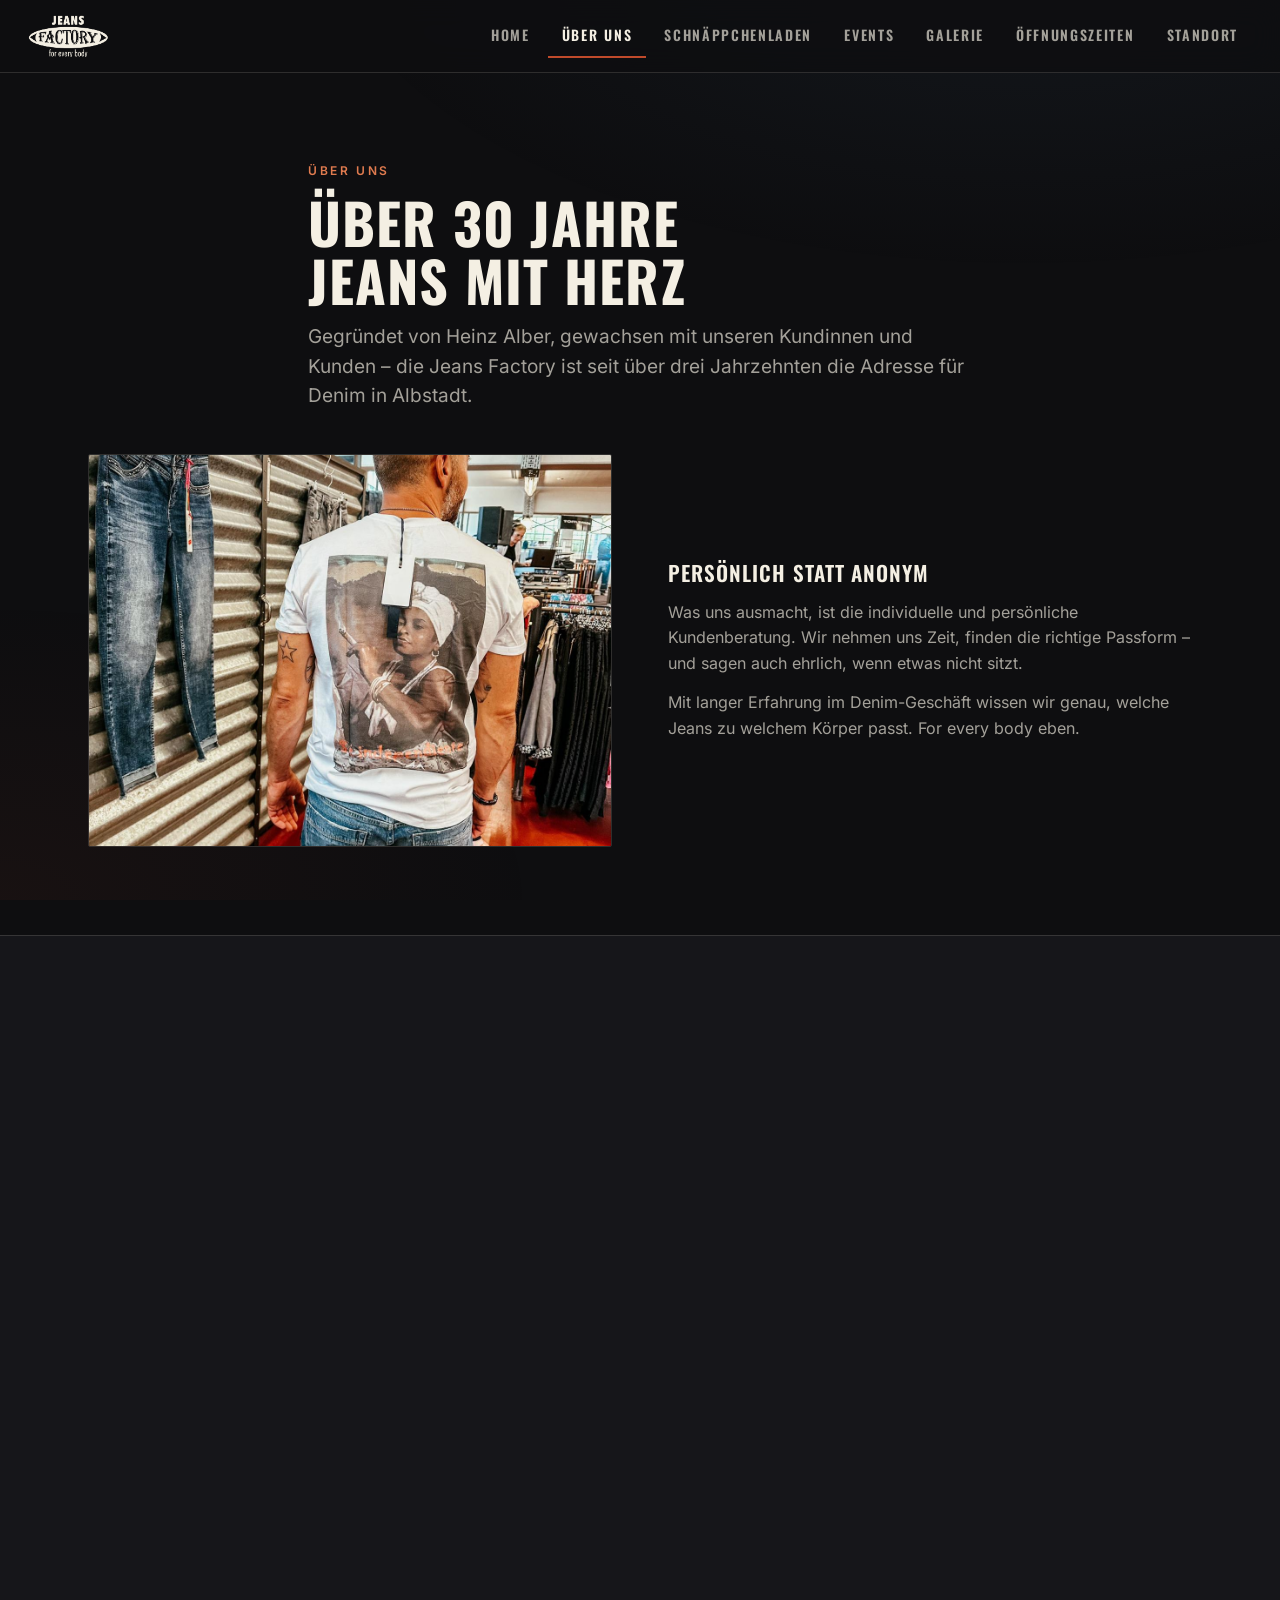
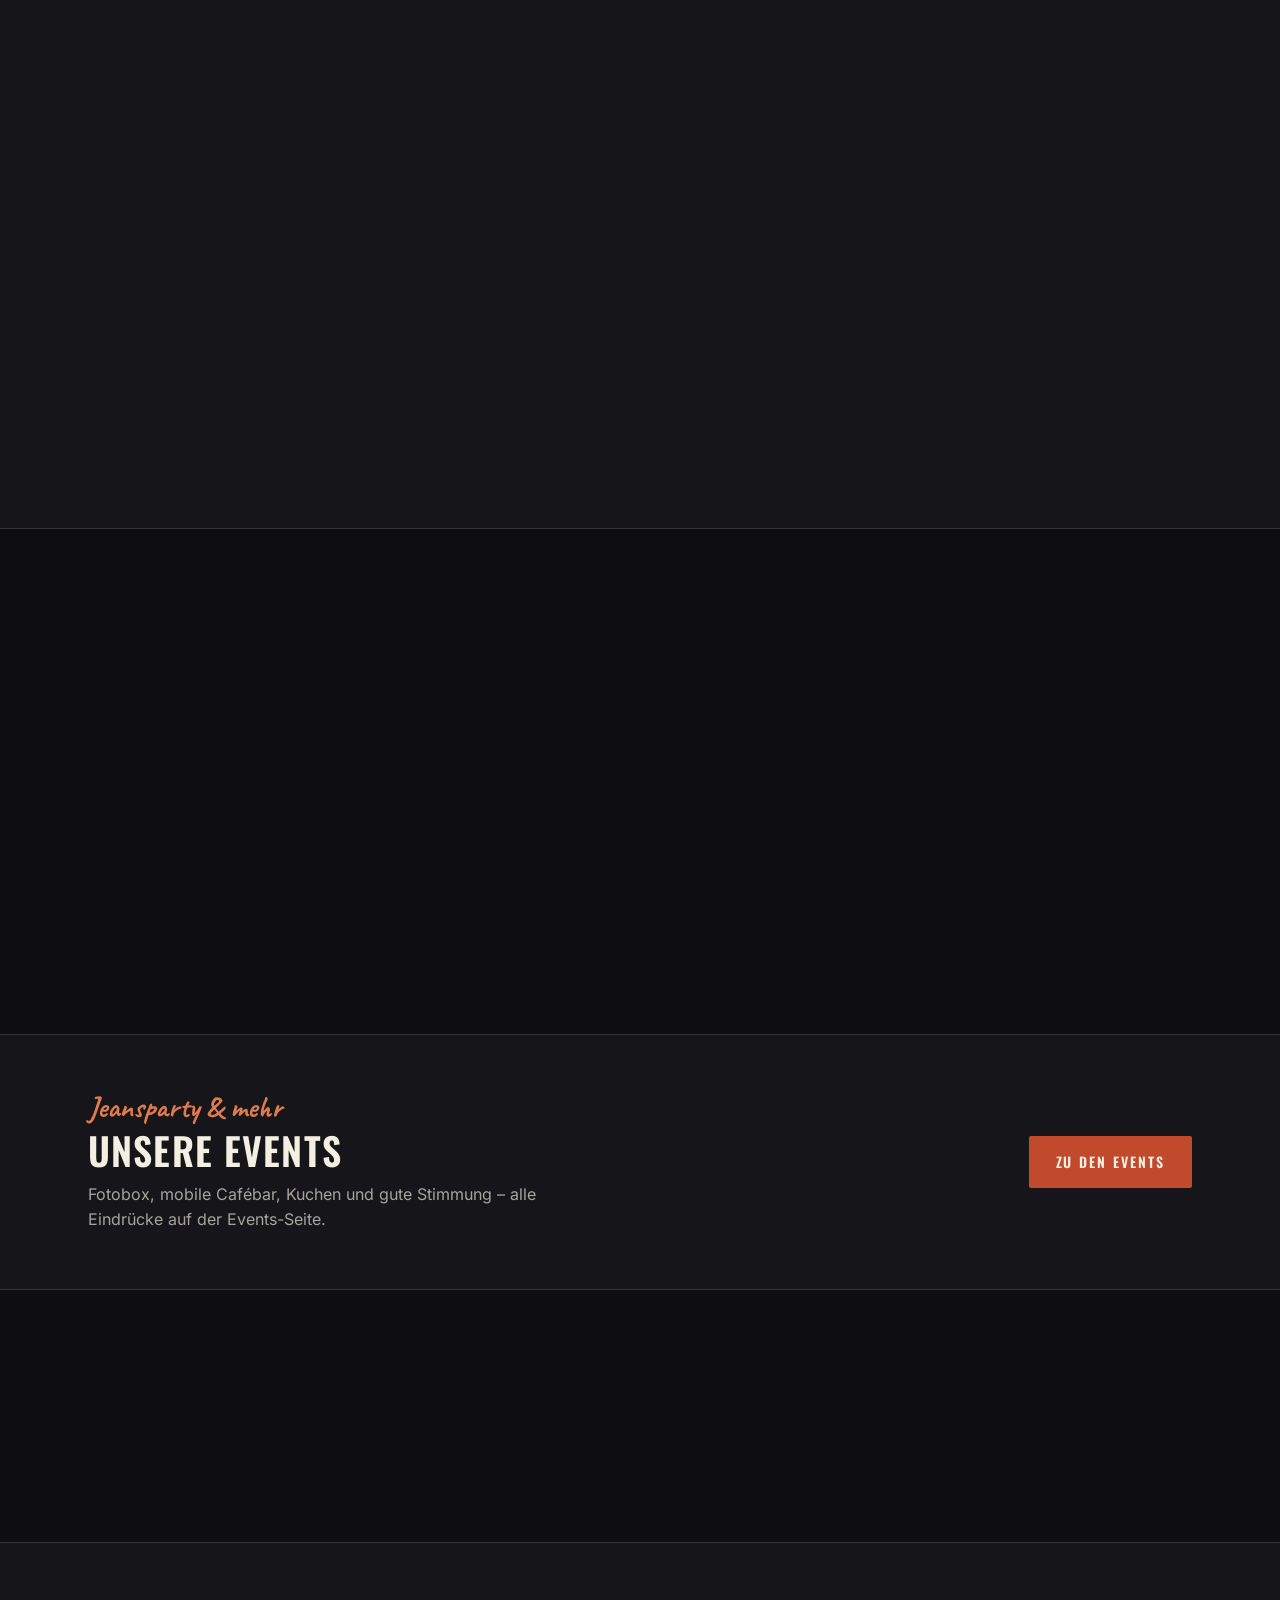
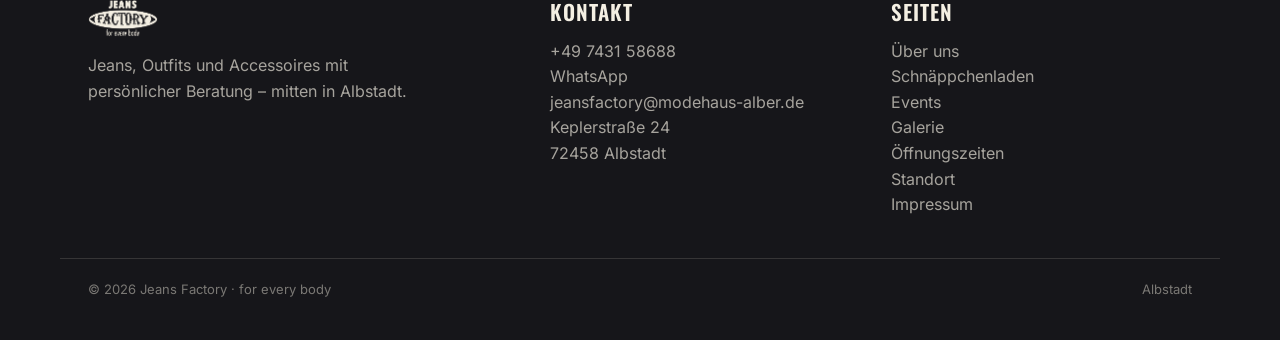
<file: ueber-uns.html>
<!DOCTYPE html>
<html lang="de">
<head>
<meta charset="UTF-8">
<meta name="viewport" content="width=device-width, initial-scale=1.0">
<meta http-equiv="Content-Security-Policy" content="default-src 'none'; script-src 'self'; style-src 'self'; img-src 'self'; font-src 'self'; frame-src https://www.google.com; connect-src 'self'; form-action 'self'; base-uri 'none'; upgrade-insecure-requests">
<meta name="referrer" content="strict-origin-when-cross-origin">
<title>Über uns | Jeans Factory Albstadt</title>
<link rel="stylesheet" href="site.css">
</head>
<body>

<header class="site-header">
  <a class="logo-chip" href="index.html"><img src="assets/logo-jeansfactory.png" alt="Jeans Factory – for every body"></a>
  <button class="nav-toggle" aria-label="Menü">☰</button>
  <nav class="site-nav">
    <a href="index.html">Home</a>
    <a href="ueber-uns.html" class="active">Über uns</a>
    <a href="schnaeppchenladen.html">Schnäppchenladen</a>
    <a href="events.html">Events</a>
    <a href="galerie.html">Galerie</a>
    <a href="oeffnungszeiten.html">Öffnungszeiten</a>
    <a href="standort.html">Standort</a>
  </nav>
</header>

<main>

<section class="section">
  <div class="wrap section-head reveal">
    <p class="eyebrow">Über uns</p>
    <h1 class="h1">Über 30 Jahre<br>Jeans mit Herz</h1>
    <p class="lead">Gegründet von Heinz Alber, gewachsen mit unseren Kundinnen und Kunden – die Jeans Factory ist seit über drei Jahrzehnten die Adresse für Denim in Albstadt.</p>
  </div>

  <div class="wrap u75">
    <div class="photo reveal u42">
      <img src="assets/shop-interior.jpeg" alt="Verkaufsraum der Jeans Factory">
    </div>
    <div class="reveal">
      <h2 class="h3 u31">Persönlich statt anonym</h2>
      <p class="muted u31">Was uns ausmacht, ist die individuelle und persönliche Kundenberatung. Wir nehmen uns Zeit, finden die richtige Passform – und sagen auch ehrlich, wenn etwas nicht sitzt.</p>
      <p class="muted">Mit langer Erfahrung im Denim-Geschäft wissen wir genau, welche Jeans zu welchem Körper passt. For every body eben.</p>
    </div>
  </div>
</section>

<!-- Team -->
<section class="section-tight u39">
  <div class="wrap section-head reveal u76">
    <p class="eyebrow">Unser Team</p>
    <h2 class="h2">Die Menschen hinter der Jeans Factory</h2>
    <p class="lead">Persönliche Beratung fängt bei uns beim Namen an – lern das Team kennen, das dich bei jedem Besuch begleitet.</p>
  </div>
  <div class="wrap team-grid reveal">

    <div class="team-card">
      <div class="team-photo">
        <img src="assets/team-mei-ling.jpeg" alt="Mei-Ling Tran, Filialleiterin">
      </div>
      <div class="team-name">Mei-Ling Tran</div>
      <div class="team-role">Filialleiterin</div>
    </div>

    <div class="team-card">
      <div class="team-photo">
        <img src="assets/team-gabi.jpeg" alt="Gabi Friedrich, Modeberaterin">
      </div>
      <div class="team-name">Gabi Friedrich</div>
      <div class="team-role">Modeberaterin</div>
    </div>

    <div class="team-card">
      <div class="team-photo">
        <span class="team-initials">YG</span>
      </div>
      <div class="team-name">Yasemin Günes</div>
      <div class="team-role">Modeberaterin</div>
    </div>

    <div class="team-card">
      <div class="team-photo">
        <span class="team-initials">SE</span>
      </div>
      <div class="team-name">Sylvia Eberhardt</div>
      <div class="team-role">Modeberaterin</div>
    </div>

    <div class="team-card">
      <div class="team-photo">
        <img src="assets/team-heinz.jpeg" alt="Heinz Alber, Gründer">
      </div>
      <div class="team-name">Heinz Alber</div>
      <div class="team-role">Gründer</div>
    </div>

  </div>
</section>

<section class="section-tight">
  <div class="wrap u75">
    <div class="reveal">
      <h2 class="h3 u31">Mehr als nur Jeans</h2>
      <p class="muted u31">Neben einer riesigen Auswahl an Jeans findest du bei uns komplette Outfits: Shirts, Strick, Jacken und Accessoires – für Damen und Herren.</p>
      <p class="muted u77">Immer dabei: aktuelle Marken wie</p>
      <div class="u78">
        <span class="tag">Mustang</span>
        <span class="tag">M.O.D</span>
        <span class="tag">Cecil</span>
        <span class="tag">MAC</span>
        <span class="tag">Be Famous</span>
        <span class="tag">Pioneer</span>
        <span class="tag">u.v.m.</span>
      </div>
    </div>
    <div class="photo reveal u42">
      <img src="assets/outfits-wall.jpeg" alt="Komplette Outfits an der Gitterwand">
    </div>
  </div>
</section>

<!-- Events Teaser -->
<section class="section-tight u39" id="events">
  <div class="wrap u79">
    <div>
      <p class="script">Jeansparty &amp; mehr</p>
      <h2 class="h2 u80">Unsere Events</h2>
      <p class="muted u81">Fotobox, mobile Cafébar, Kuchen und gute Stimmung – alle Eindrücke auf der Events-Seite.</p>
    </div>
    <a class="btn btn-primary" href="events.html">Zu den Events</a>
  </div>
</section>

<section class="section-tight">
  <div class="wrap panel reveal u8">
    <div>
      <h2 class="h3 u9">Überzeug dich selbst</h2>
      <p class="muted">Komm vorbei – wir freuen uns auf dich.</p>
    </div>
    <div class="u10">
      <a class="btn btn-primary" href="standort.html">Standort &amp; Anfahrt</a>
      <a class="btn btn-ghost" href="oeffnungszeiten.html">Öffnungszeiten</a>
    </div>
  </div>
</section>

</main>

<footer class="site-footer">
  <div class="wrap footer-grid">
    <div>
      <a class="logo-chip u11" href="index.html"><img class="u12" src="assets/logo-jeansfactory.png" alt="Jeans Factory"></a>
      <p class="muted u13">Jeans, Outfits und Accessoires mit persönlicher Beratung – mitten in Albstadt.</p>
    </div>
    <div>
      <h3 class="h3">Kontakt</h3>
      <p><a href="tel:+49743158688">+49 7431 58688</a></p>
      <p><a href="https://wa.me/4915205650263">WhatsApp</a></p>
      <p><a href="mailto:jeansfactory@modehaus-alber.de">jeansfactory@modehaus-alber.de</a></p>
      <p class="muted">Keplerstraße 24<br>72458 Albstadt</p>
    </div>
    <div>
      <h3 class="h3">Seiten</h3>
      <p><a href="ueber-uns.html">Über uns</a></p>
      <p><a href="schnaeppchenladen.html">Schnäppchenladen</a></p>
      <p><a href="events.html">Events</a></p>
      <p><a href="galerie.html">Galerie</a></p>
      <p><a href="oeffnungszeiten.html">Öffnungszeiten</a></p>
      <p><a href="standort.html">Standort</a></p>
      <p><a href="impressum.html">Impressum</a></p>
    </div>
  </div>
  <div class="wrap footer-note">
    <span>© 2026 Jeans Factory · for every body</span>
    <span>Albstadt</span>
  </div>
</footer>

<script src="site.js"></script>
</body>
</html>
</file>
<file: site.css>
/* Jeans Factory — Industrial dark site styles */
/* Selbst gehostete Schriften (keine Anfragen an Google-Server) */
@font-face {
  font-family: 'Bebas Neue';
  font-style: normal;
  font-weight: 400;
  font-display: swap;
  src: url(assets/fonts/bebas-neue-latin-ext.woff2) format('woff2');
  unicode-range: U+0100-02BA, U+02BD-02C5, U+02C7-02CC, U+02CE-02D7, U+02DD-02FF, U+0304, U+0308, U+0329, U+1D00-1DBF, U+1E00-1E9F, U+1EF2-1EFF, U+2020, U+20A0-20AB, U+20AD-20C0, U+2113, U+2C60-2C7F, U+A720-A7FF;
}
@font-face {
  font-family: 'Bebas Neue';
  font-style: normal;
  font-weight: 400;
  font-display: swap;
  src: url(assets/fonts/bebas-neue-latin.woff2) format('woff2');
  unicode-range: U+0000-00FF, U+0131, U+0152-0153, U+02BB-02BC, U+02C6, U+02DA, U+02DC, U+0304, U+0308, U+0329, U+2000-206F, U+20AC, U+2122, U+2191, U+2193, U+2212, U+2215, U+FEFF, U+FFFD;
}
@font-face {
  font-family: 'Caveat';
  font-style: normal;
  font-weight: 500;
  font-display: swap;
  src: url(assets/fonts/caveat-latin-ext.woff2) format('woff2');
  unicode-range: U+0100-02BA, U+02BD-02C5, U+02C7-02CC, U+02CE-02D7, U+02DD-02FF, U+0304, U+0308, U+0329, U+1D00-1DBF, U+1E00-1E9F, U+1EF2-1EFF, U+2020, U+20A0-20AB, U+20AD-20C0, U+2113, U+2C60-2C7F, U+A720-A7FF;
}
@font-face {
  font-family: 'Caveat';
  font-style: normal;
  font-weight: 500;
  font-display: swap;
  src: url(assets/fonts/caveat-latin.woff2) format('woff2');
  unicode-range: U+0000-00FF, U+0131, U+0152-0153, U+02BB-02BC, U+02C6, U+02DA, U+02DC, U+0304, U+0308, U+0329, U+2000-206F, U+20AC, U+2122, U+2191, U+2193, U+2212, U+2215, U+FEFF, U+FFFD;
}
@font-face {
  font-family: 'Caveat';
  font-style: normal;
  font-weight: 700;
  font-display: swap;
  src: url(assets/fonts/caveat-latin-ext.woff2) format('woff2');
  unicode-range: U+0100-02BA, U+02BD-02C5, U+02C7-02CC, U+02CE-02D7, U+02DD-02FF, U+0304, U+0308, U+0329, U+1D00-1DBF, U+1E00-1E9F, U+1EF2-1EFF, U+2020, U+20A0-20AB, U+20AD-20C0, U+2113, U+2C60-2C7F, U+A720-A7FF;
}
@font-face {
  font-family: 'Caveat';
  font-style: normal;
  font-weight: 700;
  font-display: swap;
  src: url(assets/fonts/caveat-latin.woff2) format('woff2');
  unicode-range: U+0000-00FF, U+0131, U+0152-0153, U+02BB-02BC, U+02C6, U+02DA, U+02DC, U+0304, U+0308, U+0329, U+2000-206F, U+20AC, U+2122, U+2191, U+2193, U+2212, U+2215, U+FEFF, U+FFFD;
}
@font-face {
  font-family: 'Inter';
  font-style: normal;
  font-weight: 400;
  font-display: swap;
  src: url(assets/fonts/inter-latin-ext.woff2) format('woff2');
  unicode-range: U+0100-02BA, U+02BD-02C5, U+02C7-02CC, U+02CE-02D7, U+02DD-02FF, U+0304, U+0308, U+0329, U+1D00-1DBF, U+1E00-1E9F, U+1EF2-1EFF, U+2020, U+20A0-20AB, U+20AD-20C0, U+2113, U+2C60-2C7F, U+A720-A7FF;
}
@font-face {
  font-family: 'Inter';
  font-style: normal;
  font-weight: 400;
  font-display: swap;
  src: url(assets/fonts/inter-latin.woff2) format('woff2');
  unicode-range: U+0000-00FF, U+0131, U+0152-0153, U+02BB-02BC, U+02C6, U+02DA, U+02DC, U+0304, U+0308, U+0329, U+2000-206F, U+20AC, U+2122, U+2191, U+2193, U+2212, U+2215, U+FEFF, U+FFFD;
}
@font-face {
  font-family: 'Inter';
  font-style: normal;
  font-weight: 500;
  font-display: swap;
  src: url(assets/fonts/inter-latin-ext.woff2) format('woff2');
  unicode-range: U+0100-02BA, U+02BD-02C5, U+02C7-02CC, U+02CE-02D7, U+02DD-02FF, U+0304, U+0308, U+0329, U+1D00-1DBF, U+1E00-1E9F, U+1EF2-1EFF, U+2020, U+20A0-20AB, U+20AD-20C0, U+2113, U+2C60-2C7F, U+A720-A7FF;
}
@font-face {
  font-family: 'Inter';
  font-style: normal;
  font-weight: 500;
  font-display: swap;
  src: url(assets/fonts/inter-latin.woff2) format('woff2');
  unicode-range: U+0000-00FF, U+0131, U+0152-0153, U+02BB-02BC, U+02C6, U+02DA, U+02DC, U+0304, U+0308, U+0329, U+2000-206F, U+20AC, U+2122, U+2191, U+2193, U+2212, U+2215, U+FEFF, U+FFFD;
}
@font-face {
  font-family: 'Inter';
  font-style: normal;
  font-weight: 600;
  font-display: swap;
  src: url(assets/fonts/inter-latin-ext.woff2) format('woff2');
  unicode-range: U+0100-02BA, U+02BD-02C5, U+02C7-02CC, U+02CE-02D7, U+02DD-02FF, U+0304, U+0308, U+0329, U+1D00-1DBF, U+1E00-1E9F, U+1EF2-1EFF, U+2020, U+20A0-20AB, U+20AD-20C0, U+2113, U+2C60-2C7F, U+A720-A7FF;
}
@font-face {
  font-family: 'Inter';
  font-style: normal;
  font-weight: 600;
  font-display: swap;
  src: url(assets/fonts/inter-latin.woff2) format('woff2');
  unicode-range: U+0000-00FF, U+0131, U+0152-0153, U+02BB-02BC, U+02C6, U+02DA, U+02DC, U+0304, U+0308, U+0329, U+2000-206F, U+20AC, U+2122, U+2191, U+2193, U+2212, U+2215, U+FEFF, U+FFFD;
}
@font-face {
  font-family: 'Inter';
  font-style: normal;
  font-weight: 700;
  font-display: swap;
  src: url(assets/fonts/inter-latin-ext.woff2) format('woff2');
  unicode-range: U+0100-02BA, U+02BD-02C5, U+02C7-02CC, U+02CE-02D7, U+02DD-02FF, U+0304, U+0308, U+0329, U+1D00-1DBF, U+1E00-1E9F, U+1EF2-1EFF, U+2020, U+20A0-20AB, U+20AD-20C0, U+2113, U+2C60-2C7F, U+A720-A7FF;
}
@font-face {
  font-family: 'Inter';
  font-style: normal;
  font-weight: 700;
  font-display: swap;
  src: url(assets/fonts/inter-latin.woff2) format('woff2');
  unicode-range: U+0000-00FF, U+0131, U+0152-0153, U+02BB-02BC, U+02C6, U+02DA, U+02DC, U+0304, U+0308, U+0329, U+2000-206F, U+20AC, U+2122, U+2191, U+2193, U+2212, U+2215, U+FEFF, U+FFFD;
}
@font-face {
  font-family: 'Oswald';
  font-style: normal;
  font-weight: 500;
  font-display: swap;
  src: url(assets/fonts/oswald-latin-ext.woff2) format('woff2');
  unicode-range: U+0100-02BA, U+02BD-02C5, U+02C7-02CC, U+02CE-02D7, U+02DD-02FF, U+0304, U+0308, U+0329, U+1D00-1DBF, U+1E00-1E9F, U+1EF2-1EFF, U+2020, U+20A0-20AB, U+20AD-20C0, U+2113, U+2C60-2C7F, U+A720-A7FF;
}
@font-face {
  font-family: 'Oswald';
  font-style: normal;
  font-weight: 500;
  font-display: swap;
  src: url(assets/fonts/oswald-latin.woff2) format('woff2');
  unicode-range: U+0000-00FF, U+0131, U+0152-0153, U+02BB-02BC, U+02C6, U+02DA, U+02DC, U+0304, U+0308, U+0329, U+2000-206F, U+20AC, U+2122, U+2191, U+2193, U+2212, U+2215, U+FEFF, U+FFFD;
}
@font-face {
  font-family: 'Oswald';
  font-style: normal;
  font-weight: 600;
  font-display: swap;
  src: url(assets/fonts/oswald-latin-ext.woff2) format('woff2');
  unicode-range: U+0100-02BA, U+02BD-02C5, U+02C7-02CC, U+02CE-02D7, U+02DD-02FF, U+0304, U+0308, U+0329, U+1D00-1DBF, U+1E00-1E9F, U+1EF2-1EFF, U+2020, U+20A0-20AB, U+20AD-20C0, U+2113, U+2C60-2C7F, U+A720-A7FF;
}
@font-face {
  font-family: 'Oswald';
  font-style: normal;
  font-weight: 600;
  font-display: swap;
  src: url(assets/fonts/oswald-latin.woff2) format('woff2');
  unicode-range: U+0000-00FF, U+0131, U+0152-0153, U+02BB-02BC, U+02C6, U+02DA, U+02DC, U+0304, U+0308, U+0329, U+2000-206F, U+20AC, U+2122, U+2191, U+2193, U+2212, U+2215, U+FEFF, U+FFFD;
}
@font-face {
  font-family: 'Oswald';
  font-style: normal;
  font-weight: 700;
  font-display: swap;
  src: url(assets/fonts/oswald-latin-ext.woff2) format('woff2');
  unicode-range: U+0100-02BA, U+02BD-02C5, U+02C7-02CC, U+02CE-02D7, U+02DD-02FF, U+0304, U+0308, U+0329, U+1D00-1DBF, U+1E00-1E9F, U+1EF2-1EFF, U+2020, U+20A0-20AB, U+20AD-20C0, U+2113, U+2C60-2C7F, U+A720-A7FF;
}
@font-face {
  font-family: 'Oswald';
  font-style: normal;
  font-weight: 700;
  font-display: swap;
  src: url(assets/fonts/oswald-latin.woff2) format('woff2');
  unicode-range: U+0000-00FF, U+0131, U+0152-0153, U+02BB-02BC, U+02C6, U+02DA, U+02DC, U+0304, U+0308, U+0329, U+2000-206F, U+20AC, U+2122, U+2191, U+2193, U+2212, U+2215, U+FEFF, U+FFFD;
}

:root {
  --ink: #0E0E10;
  --ink-2: #16161a;
  --ink-3: #1e1e24;
  --concrete: #26262c;
  --bone: #F4EFE3;
  --bone-muted: rgba(244,239,227,0.65);
  --bone-soft: rgba(244,239,227,0.45);
  --rust: #C04A2B;
  --rust-soft: #E07B4F;
  --denim: #4A7396;
  --denim-light: #9DB6CC;
  --line: rgba(244,239,227,0.14);
  --font-banner: "Bebas Neue", "Oswald", sans-serif;
  --font-headline: "Oswald", "Helvetica Neue", sans-serif;
  --font-body: "Inter", "Helvetica Neue", sans-serif;
  --font-script: "Caveat", cursive;
}

* { box-sizing: border-box; margin: 0; padding: 0; }
html { scroll-behavior: smooth; }
body {
  background: var(--ink);
  color: var(--bone);
  font-family: var(--font-body);
  font-size: 16px;
  line-height: 1.6;
  -webkit-font-smoothing: antialiased;
}
body::before {
  content: "";
  position: fixed; inset: 0; z-index: 0; pointer-events: none;
  background:
    radial-gradient(1200px 600px at 80% -10%, rgba(74,115,150,0.10), transparent 60%),
    radial-gradient(900px 500px at 0% 100%, rgba(192,74,43,0.06), transparent 60%);
}
main { position: relative; z-index: 1; }
img { display: block; max-width: 100%; }
a { color: inherit; }

/* ---------- Header ---------- */
.site-header {
  position: sticky; top: 0; z-index: 50;
  display: flex; align-items: center; justify-content: space-between;
  gap: 24px;
  padding: 14px 28px;
  background: rgba(14,14,16,0.82);
  backdrop-filter: blur(14px);
  border-bottom: 1px solid var(--line);
}
.logo-chip {
  display: inline-flex; align-items: center;
  background: transparent;
  padding: 0;
  text-decoration: none;
}
.logo-chip img { height: 44px; width: auto; }
.site-nav { display: flex; align-items: center; gap: 4px; }
.site-nav a {
  font-family: var(--font-headline);
  font-weight: 600; font-size: 14px;
  letter-spacing: 0.12em; text-transform: uppercase;
  color: var(--bone-muted);
  text-decoration: none;
  white-space: nowrap;
  padding: 10px 14px;
  border-bottom: 2px solid transparent;
  transition: color .2s, border-color .2s;
}
.site-nav a:hover { color: var(--bone); }
.site-nav a.active { color: var(--bone); border-bottom-color: var(--rust); }
.nav-toggle {
  display: none;
  background: none; border: 1px solid var(--line); border-radius: 2px;
  color: var(--bone); font-size: 22px; line-height: 1;
  padding: 8px 12px; cursor: pointer;
}
@media (max-width: 1020px) {
  .nav-toggle { display: block; }
  .site-nav {
    position: absolute; top: 100%; left: 0; right: 0;
    flex-direction: column; align-items: stretch;
    background: rgba(14,14,16,0.97);
    border-bottom: 1px solid var(--line);
    padding: 8px 16px 16px;
    display: none;
  }
  .site-nav.open { display: flex; }
  .site-nav a { border-bottom: none; border-left: 2px solid transparent; }
  .site-nav a.active { border-left-color: var(--rust); }
}

/* ---------- Type ---------- */
.eyebrow {
  font-family: var(--font-body); font-weight: 600; font-size: 12px;
  letter-spacing: 0.22em; text-transform: uppercase;
  color: var(--rust-soft);
}
.h-banner {
  font-family: var(--font-banner);
  font-size: clamp(56px, 9vw, 128px);
  line-height: 0.9; letter-spacing: 0.02em;
  text-transform: uppercase;
}
.h1 {
  font-family: var(--font-headline); font-weight: 700;
  font-size: clamp(34px, 5vw, 56px);
  line-height: 1.05; text-transform: uppercase; letter-spacing: 0.02em;
}
.h2 {
  font-family: var(--font-headline); font-weight: 600;
  font-size: clamp(26px, 3.4vw, 38px);
  line-height: 1.1; text-transform: uppercase; letter-spacing: 0.03em;
}
.h3 {
  font-family: var(--font-headline); font-weight: 600;
  font-size: 21px; line-height: 1.2;
  text-transform: uppercase; letter-spacing: 0.05em;
}
.lead { font-size: 19px; line-height: 1.55; color: var(--bone-muted); }
.muted { color: var(--bone-muted); }
.script { font-family: var(--font-script); font-weight: 700; font-size: 30px; color: var(--rust-soft); line-height: 1.1; }

/* ---------- Layout ---------- */
.wrap { max-width: 1160px; margin: 0 auto; padding: 0 28px; }
.section { padding: 88px 0; }
.section-tight { padding: 56px 0; }
.section-head { display: grid; gap: 12px; margin-bottom: 44px; max-width: 720px; }

@media (max-width: 840px) {
  .section { padding: 56px 0; }
}

/* ---------- Buttons ---------- */
.btn {
  display: inline-flex; align-items: center; gap: 10px;
  font-family: var(--font-headline); font-weight: 600; font-size: 14px;
  letter-spacing: 0.14em; text-transform: uppercase;
  padding: 14px 26px;
  text-decoration: none; cursor: pointer;
  border-radius: 2px;
  border: 1px solid transparent;
  transition: transform .2s, background .2s, border-color .2s, color .2s;
}
.btn:hover { transform: translateY(-2px); }
.btn-primary { background: var(--rust); color: var(--bone); }
.btn-primary:hover { background: var(--rust-soft); }
.btn-ghost { border-color: var(--line); color: var(--bone); background: transparent; }
.btn-ghost:hover { border-color: var(--bone-soft); }
.btn-whatsapp { background: #1f8a5b; color: #fff; }
.btn-whatsapp:hover { background: #27a56e; }

/* ---------- Cards / surfaces ---------- */
.panel {
  background: var(--ink-2);
  border: 1px solid var(--line);
  border-radius: 2px;
}
.tag {
  display: inline-block;
  font-family: var(--font-headline); font-weight: 600; font-size: 13px;
  letter-spacing: 0.1em; text-transform: uppercase;
  border: 1px solid var(--line);
  color: var(--bone-muted);
  padding: 8px 16px; border-radius: 999px;
  transition: border-color .2s, color .2s;
}
.tag:hover { border-color: var(--rust-soft); color: var(--bone); }

/* ---------- Photo treatment ---------- */
.photo {
  position: relative; overflow: hidden; border-radius: 2px;
  border: 1px solid var(--line);
}
.photo img { width: 100%; height: 100%; object-fit: cover; transition: transform .6s ease; }
.photo:hover img { transform: scale(1.04); }

/* ---------- Reveal on scroll ---------- */
.reveal { opacity: 0; transform: translateY(24px); transition: opacity .7s ease, transform .7s ease; }
.reveal.in { opacity: 1; transform: none; }
@media (prefers-reduced-motion: reduce) {
  .reveal { opacity: 1; transform: none; transition: none; }
  .photo img { transition: none; }
}

/* ---------- Opening hours table ---------- */
.hours { display: grid; gap: 0; }
.hours-row {
  display: flex; justify-content: space-between; align-items: baseline; gap: 24px;
  padding: 16px 0;
  border-bottom: 1px solid var(--line);
}
.hours-row .day { font-family: var(--font-headline); font-weight: 600; letter-spacing: 0.08em; text-transform: uppercase; font-size: 15px; }
.hours-row .time { font-size: 16px; color: var(--bone-muted); white-space: nowrap; }
.hours-row.today .day, .hours-row.today .time { color: var(--rust-soft); }
.open-badge {
  display: inline-flex; align-items: center; gap: 10px;
  font-family: var(--font-headline); font-weight: 600; font-size: 13px;
  letter-spacing: 0.12em; text-transform: uppercase;
  padding: 10px 18px; border-radius: 999px;
  border: 1px solid var(--line);
}
.open-badge .dot { width: 9px; height: 9px; border-radius: 50%; background: #37b06f; }
.open-badge.closed .dot { background: var(--rust); }

/* ---------- Footer ---------- */
.site-footer {
  border-top: 1px solid var(--line);
  padding: 56px 0 40px;
  background: var(--ink-2);
  position: relative; z-index: 1;
}
.footer-grid { display: grid; grid-template-columns: 1.4fr 1fr 1fr; gap: 40px; }
@media (max-width: 840px) { .footer-grid { grid-template-columns: 1fr; } }
.site-footer .h3 { margin-bottom: 14px; }
.site-footer a { color: var(--bone-muted); text-decoration: none; }
.site-footer a:hover { color: var(--bone); }
.footer-note { margin-top: 40px; padding-top: 20px; border-top: 1px solid var(--line); font-size: 13px; color: var(--bone-soft); display: flex; justify-content: space-between; flex-wrap: wrap; gap: 12px; }

/* ---------- Team ---------- */
.team-grid {
  display: grid;
  grid-template-columns: repeat(4, 1fr);
  gap: 24px;
}
@media (max-width: 900px) { .team-grid { grid-template-columns: 1fr 1fr; } }
@media (max-width: 520px) { .team-grid { grid-template-columns: 1fr; } }
.team-card { text-align: center; }
.team-photo {
  position: relative; overflow: hidden;
  aspect-ratio: 3/4; border-radius: 2px;
  border: 1px solid var(--line);
  background: var(--ink-3);
  margin-bottom: 16px;
}
.team-photo img { width: 100%; height: 100%; object-fit: cover; transition: transform .6s ease; }
.team-card:hover .team-photo img { transform: scale(1.04); }
.team-initials {
  position: absolute; inset: 0;
  display: flex; align-items: center; justify-content: center;
  font-family: var(--font-headline); font-weight: 700;
  font-size: 46px; letter-spacing: 0.04em;
  color: var(--bone-soft);
  background: linear-gradient(160deg, var(--ink-3), var(--concrete));
}
.team-name { font-family: var(--font-headline); font-weight: 600; font-size: 19px; letter-spacing: 0.03em; text-transform: uppercase; }
.team-role { color: var(--rust-soft); font-size: 14px; margin-top: 4px; }
.team-note { color: var(--bone-soft); font-size: 13px; margin-top: 6px; }

/* ---------- Event list & detail ---------- */
.event-list { display: grid; gap: 24px; }
.event-card {
  display: grid; grid-template-columns: 300px 1fr;
  gap: 0; overflow: hidden;
  background: var(--ink-2);
  border: 1px solid var(--line); border-radius: 2px;
  text-decoration: none; color: inherit;
  transition: border-color .2s, transform .2s;
}
.event-card:hover { border-color: var(--rust-soft); transform: translateY(-2px); }
.event-card-media { position: relative; overflow: hidden; min-height: 200px; }
.event-card-media img { width: 100%; height: 100%; object-fit: cover; transition: transform .6s ease; }
.event-card:hover .event-card-media img { transform: scale(1.05); }
.event-card-body { padding: 28px 30px; display: flex; flex-direction: column; justify-content: center; }
.event-date {
  font-family: var(--font-headline); font-weight: 600; font-size: 13px;
  letter-spacing: 0.14em; text-transform: uppercase; color: var(--rust-soft);
  margin-bottom: 8px;
}
.event-cta {
  font-family: var(--font-headline); font-weight: 600; font-size: 13px;
  letter-spacing: 0.12em; text-transform: uppercase; color: var(--bone);
  margin-top: 16px; display: inline-flex; align-items: center; gap: 8px;
}
@media (max-width: 720px) {
  .event-card { grid-template-columns: 1fr; }
  .event-card-media { min-height: 220px; }
}
.event-facts { display: grid; grid-template-columns: repeat(3, 1fr); gap: 18px; }
@media (max-width: 840px) { .event-facts { grid-template-columns: 1fr 1fr; } }
@media (max-width: 520px) { .event-facts { grid-template-columns: 1fr; } }
.event-fact {
  background: var(--ink-2); border: 1px solid var(--line); border-radius: 2px;
  padding: 22px 22px 24px;
}
.event-fact h3 { font-family: var(--font-headline); font-weight: 600; font-size: 15px; letter-spacing: 0.08em; text-transform: uppercase; margin-bottom: 8px; }
.event-fact .kicker { color: var(--rust-soft); font-size: 12px; letter-spacing: 0.16em; text-transform: uppercase; font-weight: 600; display: block; margin-bottom: 10px; }
.event-fact p { color: var(--bone-muted); font-size: 15px; }
.event-gallery { display: grid; grid-template-columns: repeat(3, 1fr); gap: 16px; }
@media (max-width: 840px) { .event-gallery { grid-template-columns: 1fr 1fr; } }
.back-link {
  font-family: var(--font-headline); font-weight: 600; font-size: 13px;
  letter-spacing: 0.12em; text-transform: uppercase; color: var(--bone-muted);
  text-decoration: none; display: inline-flex; gap: 8px; align-items: center;
}
.back-link:hover { color: var(--bone); }

/* ---------- Forms ---------- */
.field { display: grid; gap: 8px; }
.field label { font-family: var(--font-headline); font-weight: 600; font-size: 13px; letter-spacing: 0.1em; text-transform: uppercase; color: var(--bone-muted); }
.field input, .field textarea {
  background: var(--ink-3);
  border: 1px solid var(--line);
  border-radius: 2px;
  color: var(--bone);
  font-family: var(--font-body); font-size: 16px;
  padding: 13px 14px;
}
.field input:focus, .field textarea:focus { outline: none; border-color: var(--denim-light); }

/* ---------- Galerie (galerie.html) ---------- */
.masonry { columns: 3; column-gap: 18px; }
.masonry .photo { margin-bottom: 18px; break-inside: avoid; }
@media (max-width: 900px) { .masonry { columns: 2; } }
@media (max-width: 560px) { .masonry { columns: 1; } }
.lightbox {
  position: fixed; inset: 0; z-index: 100;
  background: rgba(14,14,16,0.94);
  display: none; align-items: center; justify-content: center;
  padding: 40px; cursor: zoom-out;
}
.lightbox.open { display: flex; }
.lightbox img { max-width: 100%; max-height: 100%; object-fit: contain; }

/* ---------- Aus Inline-Styles generierte Utility-Klassen (CSP: style-src 'self') ---------- */
.u1 { margin-bottom: 24px !important; }
.u2 { margin-bottom: 44px !important; }
.u3 { aspect-ratio: 16/7 !important; }
.u4 { margin-bottom: 28px !important; }
.u5 { aspect-ratio: 3/4 !important; }
.u6 { aspect-ratio: 3/4 !important; transition-delay: .1s !important; }
.u7 { aspect-ratio: 3/4 !important; transition-delay: .2s !important; }
.u8 { padding: 40px !important; display: flex !important; align-items: center !important; justify-content: space-between !important; gap: 24px !important; flex-wrap: wrap !important; }
.u9 { margin-bottom: 8px !important; }
.u10 { display: flex !important; gap: 14px !important; flex-wrap: wrap !important; }
.u11 { margin-bottom: 16px !important; }
.u12 { height: 38px !important; }
.u13 { max-width: 320px !important; }
.u14 { margin-bottom: 10px !important; }
.u15 { display: flex !important; gap: 14px !important; flex-wrap: wrap !important; margin-top: 8px !important; }
.u16 { margin-bottom: 32px !important; }
.u17 { font-size: 0.6em !important; letter-spacing: 0.06em !important; }
.u18 { background: var(--ink-2) !important; border-top: 1px solid var(--line) !important; }
.u19 { max-width: 760px !important; }
.u20 { margin: 12px 0 40px !important; }
.u21 { margin-bottom: 12px !important; }
.u22 { position: relative !important; min-height: 82vh !important; display: flex !important; align-items: flex-end !important; overflow: hidden !important; }
.u23 { position: absolute !important; inset: 0 !important; width: 100% !important; height: 100% !important; object-fit: cover !important; }
.u24 { position: absolute !important; inset: 0 !important; background: linear-gradient(180deg, rgba(14,14,16,0.55) 0%, rgba(14,14,16,0.25) 40%, rgba(14,14,16,0.92) 100%) !important; }
.u25 { position: relative !important; padding-top: 96px !important; padding-bottom: 72px !important; }
.u26 { margin: 10px 0 6px !important; }
.u27 { max-width: 560px !important; margin-top: 18px !important; color: var(--bone) !important; }
.u28 { display: flex !important; gap: 14px !important; flex-wrap: wrap !important; margin-top: 30px !important; }
.u29 { display: grid !important; grid-template-columns: 1.1fr 1fr !important; gap: 56px !important; align-items: center !important; }
.u30 { margin: 12px 0 18px !important; }
.u31 { margin-bottom: 14px !important; }
.u32 { display: flex !important; gap: 10px !important; flex-wrap: wrap !important; margin-top: 24px !important; }
.u33 { margin-top: 28px !important; }
.u34 { display: grid !important; grid-template-columns: repeat(3, 1fr) !important; gap: 18px !important; }
.u35 { aspect-ratio: 4/5 !important; }
.u36 { aspect-ratio: 4/5 !important; transition-delay: .1s !important; }
.u37 { aspect-ratio: 4/5 !important; transition-delay: .2s !important; }
.u38 { text-align: center !important; margin-top: 28px !important; }
.u39 { background: var(--ink-2) !important; border-top: 1px solid var(--line) !important; border-bottom: 1px solid var(--line) !important; }
.u40 { margin: 8px 0 16px !important; }
.u41 { margin-top: 24px !important; }
.u42 { aspect-ratio: 4/3 !important; }
.u43 { display: grid !important; grid-template-columns: 1fr 1fr !important; gap: 56px !important; align-items: start !important; }
.u44 { margin: 12px 0 20px !important; }
.u45 { padding: 32px !important; }
.u46 { margin-bottom: 20px !important; }
.u47 { display: grid !important; gap: 12px !important; }
.u48 { display: grid !important; grid-template-columns: 1fr 1.1fr !important; gap: 56px !important; align-items: center !important; }
.u49 { padding: 36px !important; }
.u50 { margin-bottom: 4px !important; }
.u51 { font-size: 14px !important; margin-bottom: 14px !important; }
.u52 { margin-top: 20px !important; font-size: 14px !important; }
.u53 { padding: 36px !important; transition-delay: .1s !important; }
.u54 { margin-top: 20px !important; }
.u55 { display: grid !important; grid-template-columns: 1fr 1fr !important; gap: 56px !important; align-items: start !important; margin-top: 56px !important; }
.u56 { aspect-ratio: 4/3 !important; margin-bottom: 28px !important; }
.u57 { margin-bottom: 18px !important; }
.u58 { position: relative !important; min-height: 70vh !important; display: flex !important; align-items: flex-end !important; overflow: hidden !important; }
.u59 { position: absolute !important; inset: 0 !important; background: linear-gradient(180deg, rgba(14,14,16,0.72) 0%, rgba(14,14,16,0.45) 45%, rgba(14,14,16,0.94) 100%) !important; }
.u60 { position: relative !important; padding-top: 96px !important; padding-bottom: 64px !important; }
.u61 { display: inline-block !important; background: rgba(14,14,16,0.72) !important; padding: 8px 14px !important; border-radius: 2px !important; }
.u62 { margin: 10px 0 6px !important; font-size: clamp(48px, 8vw, 108px) !important; }
.u63 { max-width: 580px !important; margin-top: 18px !important; color: var(--bone) !important; }
.u64 { transition-delay: .1s !important; }
.u65 { transition-delay: .2s !important; }
.u66 { display: flex !important; gap: 10px !important; flex-wrap: wrap !important; margin-top: 36px !important; }
.u67 { aspect-ratio: 16/10 !important; }
.u68 { border: 0 !important; width: 100% !important; height: 100% !important; display: block !important; filter: grayscale(0.35) contrast(1.05) !important; }
.u69 { margin: 16px 0 !important; }
.u70 { display: grid !important; grid-template-columns: 1.2fr 1fr !important; gap: 40px !important; align-items: start !important; }
.u71 { display: flex !important; gap: 14px !important; flex-wrap: wrap !important; margin-top: 18px !important; }
.u72 { margin: 72px 0 28px !important; }
.u73 { display: grid !important; gap: 20px !important; }
.u74 { display: grid !important; grid-template-columns: 1fr 1fr !important; gap: 20px !important; }
.u75 { display: grid !important; grid-template-columns: 1fr 1fr !important; gap: 56px !important; align-items: center !important; }
.u76 { margin-bottom: 36px !important; }
.u77 { margin-bottom: 22px !important; }
.u78 { display: flex !important; gap: 10px !important; flex-wrap: wrap !important; }
.u79 { display: flex !important; align-items: center !important; justify-content: space-between !important; gap: 24px !important; flex-wrap: wrap !important; }
.u80 { margin: 6px 0 10px !important; }
.u81 { max-width: 520px !important; }

@media (max-width: 840px) {
  .wrap.u29,
  .wrap.u43,
  .wrap.u48,
  .wrap.u55,
  .wrap.u70,
  .wrap.u75,
  form .u43,
  form .u55,
  form .u74,
  form .u75 { grid-template-columns: 1fr !important; }
  .wrap .u34 { grid-template-columns: 1fr 1fr !important; }
}
</file>
